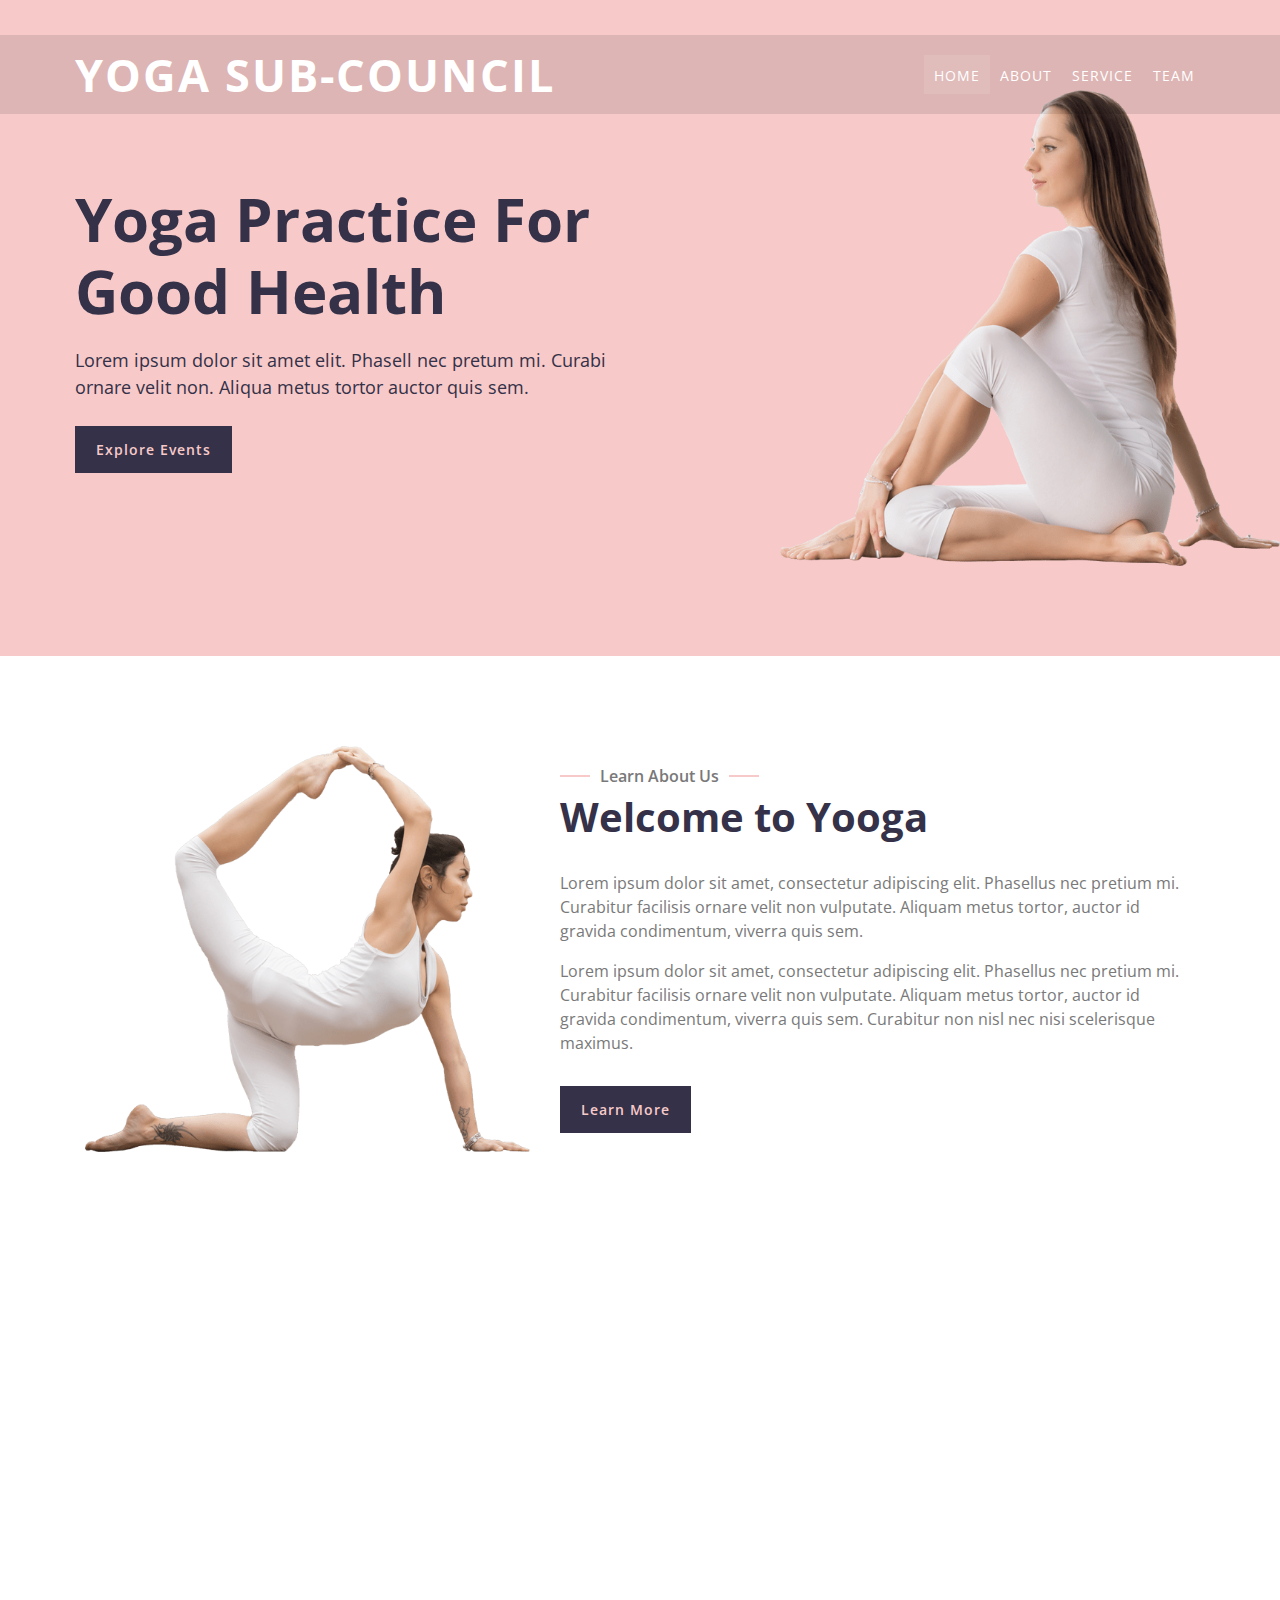
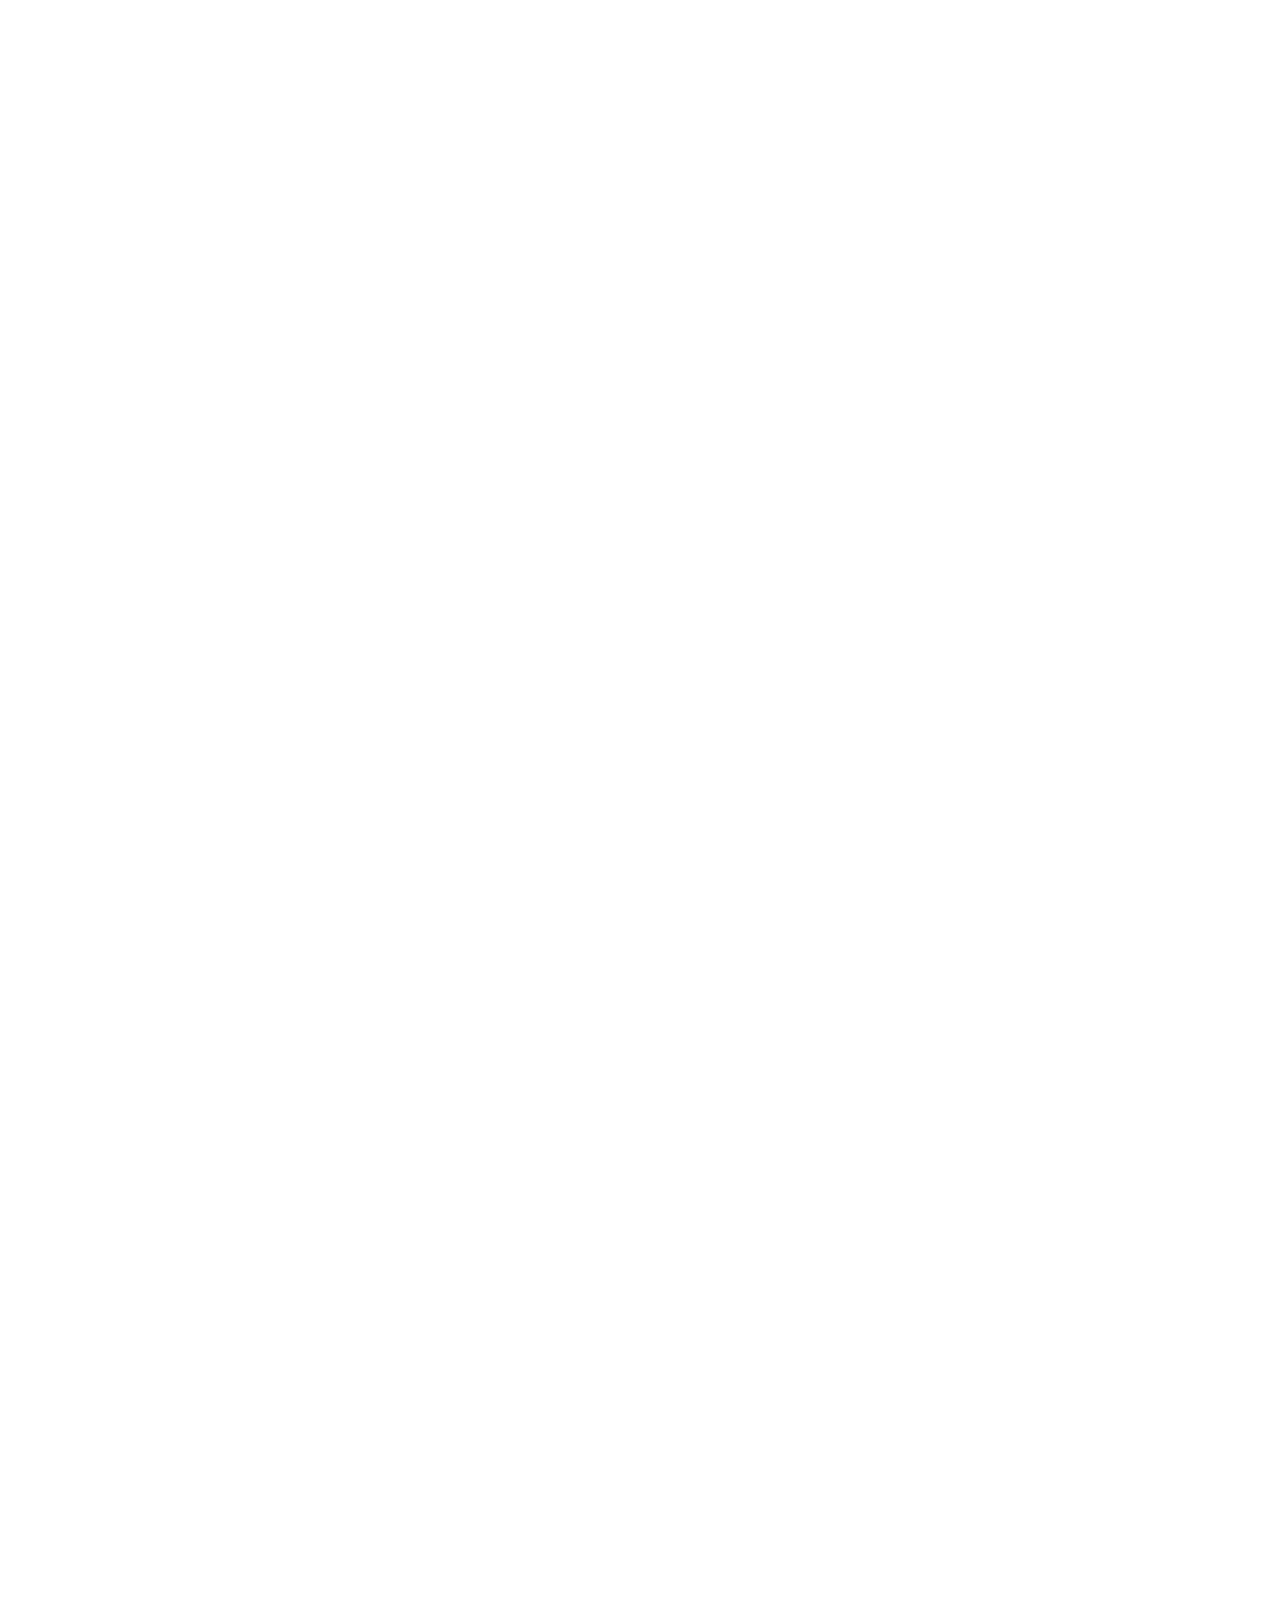
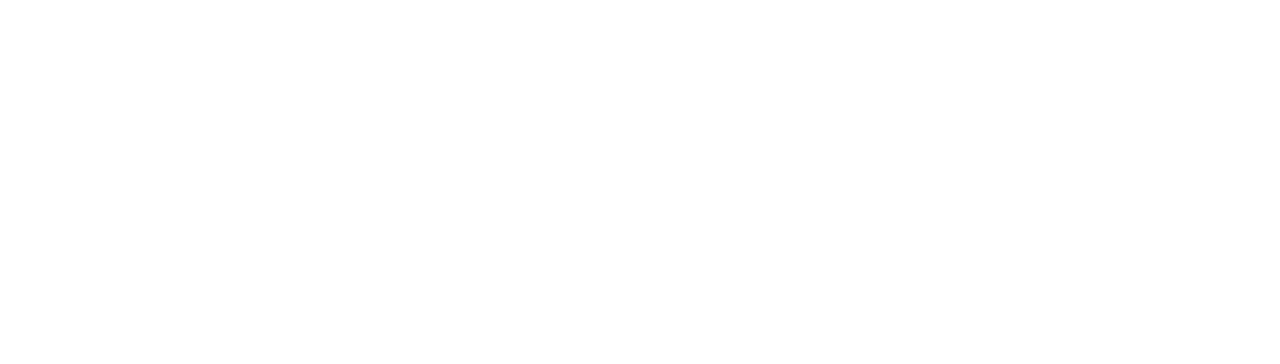
<file: index.html>
<!DOCTYPE html>
<html lang="en">
    <head>
        <meta charset="utf-8">
        <title>Yoga Sub-Council</title>
        <meta content="width=device-width, initial-scale=1.0" name="viewport">

        <!-- Favicon -->
        <link href="img/favicon.ico" rel="icon">

        <!-- Google Font -->
        <link href="https://fonts.googleapis.com/css2?family=Open+Sans:wght@300;400;600;700;800&display=swap" rel="stylesheet">

        <!-- CSS Libraries -->
        <link href="https://stackpath.bootstrapcdn.com/bootstrap/4.4.1/css/bootstrap.min.css" rel="stylesheet">
        <link href="https://cdnjs.cloudflare.com/ajax/libs/font-awesome/5.10.0/css/all.min.css" rel="stylesheet">
        <link href="lib/animate/animate.min.css" rel="stylesheet">
        <link href="lib/flaticon/font/flaticon.css" rel="stylesheet"> 
        <link href="lib/owlcarousel/assets/owl.carousel.min.css" rel="stylesheet">
        <link href="lib/lightbox/css/lightbox.min.css" rel="stylesheet">

        <!-- Template Stylesheet -->
        <link href="css/style.css" rel="stylesheet">
    </head>

    <body>
        <!-- Nav Bar Start -->
        <div class="navbar navbar-expand-lg bg-dark navbar-dark">
            <div class="container-fluid">
                <a href="index.html" class="navbar-brand">Yoga Sub-Council</a>
                <button type="button" class="navbar-toggler" data-toggle="collapse" data-target="#navbarCollapse">
                    <span class="navbar-toggler-icon"></span>
                </button>

                <div class="collapse navbar-collapse justify-content-between" id="navbarCollapse">
                    <div class="navbar-nav ml-auto">
                        <a href="index.html" class="nav-item nav-link active">Home</a>
                        <a href="about.html" class="nav-item nav-link">About</a>
                        <a href="service.html" class="nav-item nav-link">Service</a>
                        <a href="team.html" class="nav-item nav-link">Team</a>
                    </div>
                </div>
            </div>
        </div>
        <!-- Nav Bar End -->


        <!-- Hero Start -->
        <div class="hero">
            <div class="container-fluid">
                <div class="row align-items-center">
                    <div class="col-sm-12 col-md-6">
                        <div class="hero-text">
                            <h1>Yoga Practice For Good Health</h1>
                            <p>
                                Lorem ipsum dolor sit amet elit. Phasell nec pretum mi. Curabi ornare velit non. Aliqua metus tortor auctor quis sem.
                            </p>
                            <div class="hero-btn">
                                <a class="btn" href="">Explore Events</a>
                            </div>
                        </div>
                    </div>
                    <div class="col-sm-12 col-md-6">
                        <div class="hero-image">
                            <img src="img/hero.png" alt="Hero Image">
                        </div>
                    </div>
                </div>
            </div>
        </div>
        <!-- Hero End -->


        <!-- About Start -->
        <div class="about wow fadeInUp" data-wow-delay="0.1s">
            <div class="container">
                <div class="row align-items-center">
                    <div class="col-lg-5 col-md-6">
                        <div class="about-img">
                            <img src="img/about.png" alt="Image">
                        </div>
                    </div>
                    <div class="col-lg-7 col-md-6">
                        <div class="section-header text-left">
                            <p>Learn About Us</p>
                            <h2>Welcome to Yooga</h2>
                        </div>
                        <div class="about-text">
                            <p>
                                Lorem ipsum dolor sit amet, consectetur adipiscing elit. Phasellus nec pretium mi. Curabitur facilisis ornare velit non vulputate. Aliquam metus tortor, auctor id gravida condimentum, viverra quis sem.
                            </p>
                            <p>
                                Lorem ipsum dolor sit amet, consectetur adipiscing elit. Phasellus nec pretium mi. Curabitur facilisis ornare velit non vulputate. Aliquam metus tortor, auctor id gravida condimentum, viverra quis sem. Curabitur non nisl nec nisi scelerisque maximus.
                            </p>
                            <a class="btn" href="">Learn More</a>
                        </div>
                    </div>
                </div>
            </div>
        </div>
        <!-- About End -->


        <!-- Service Start -->
        <div class="service">
            <div class="container">
                <div class="section-header text-center wow zoomIn" data-wow-delay="0.1s">
                    <p>What we do</p>
                    <h2>Yoga For Health</h2>
                </div>
                <div class="row">
                    <div class="col-lg-4 col-md-6 wow fadeInUp" data-wow-delay="0.0s">
                        <div class="service-item">
                            <div class="service-icon">
                                <i class="flaticon-workout"></i>
                            </div>
                            <h3>Heal emotions</h3>
                            <p>
                                Lorem ipsum dolor sit amet elit. Phasellus nec pretium mi. Curabitur facilisis ornare velit non
                            </p>
                        </div>
                    </div>
                    <div class="col-lg-4 col-md-6 wow fadeInUp" data-wow-delay="0.2s">
                        <div class="service-item active">
                            <div class="service-icon">
                                <i class="flaticon-workout-1"></i>
                            </div>
                            <h3>Body Refreshes</h3>
                            <p>
                                Lorem ipsum dolor sit amet elit. Phasellus nec pretium mi. Curabitur facilisis ornare velit non
                            </p>
                        </div>
                    </div>
                    <div class="col-lg-4 col-md-6 wow fadeInUp" data-wow-delay="0.4s">
                        <div class="service-item">
                            <div class="service-icon">
                                <i class="flaticon-workout-2"></i>
                            </div>
                            <h3>Mind & Serenity</h3>
                            <p>
                                Lorem ipsum dolor sit amet elit. Phasellus nec pretium mi. Curabitur facilisis ornare velit non
                            </p>
                        </div>
                    </div>
                    <div class="col-lg-4 col-md-6 wow fadeInUp" data-wow-delay="0.6s">
                        <div class="service-item">
                            <div class="service-icon">
                                <i class="flaticon-workout-3"></i>
                            </div>
                            <h3>Enjoy Your life</h3>
                            <p>
                                Lorem ipsum dolor sit amet elit. Phasellus nec pretium mi. Curabitur facilisis ornare velit non
                            </p>
                        </div>
                    </div>
                    <div class="col-lg-4 col-md-6 wow fadeInUp" data-wow-delay="0.8s">
                        <div class="service-item">
                            <div class="service-icon">
                                <i class="flaticon-workout-4"></i>
                            </div>
                            <h3>Body & Spirituality</h3>
                            <p>
                                Lorem ipsum dolor sit amet elit. Phasellus nec pretium mi. Curabitur facilisis ornare velit non
                            </p>
                        </div>
                    </div>
                    <div class="col-lg-4 col-md-6 wow fadeInUp" data-wow-delay="1s">
                        <div class="service-item">
                            <div class="service-icon">
                                <i class="flaticon-yoga-pose"></i>
                            </div>
                            <h3>Body & Mind</h3>
                            <p>
                                Lorem ipsum dolor sit amet elit. Phasellus nec pretium mi. Curabitur facilisis ornare velit non
                            </p>
                        </div>
                    </div>
                </div>
            </div>
        </div>
        <!-- Service End -->
        <!-- Discount Start -->
        <div class="discount wow zoomIn" data-wow-delay="0.1s">
            <div class="container">
                <div class="section-header text-center">
                    <p>Awesome Discount</p>
                    <h2>Get <span>30%</span> Discount for all Classes</h2>
                </div>
                <div class="container discount-text">
                    <p>
                        Lorem ipsum dolor sit amet, consectetur adipiscing elit. Phasellus nec pretium mi. Curabitur facilisis ornare velit non vulputate. Aliquam metus tortor, auctor id gravida condimentum, viverra quis sem. Curabitur non nisl nec nisi scelerisque maximus. 
                    </p>
                    <a class="btn">Join Now</a>
                </div>
            </div>
        </div>
        <!-- Discount End -->
        
        <!-- Team Start -->
        <div class="team">
            <div class="container">
                <div class="section-header text-center wow zoomIn" data-wow-delay="0.1s">
                    <p>Yoga Trainer</p>
                    <h2>Expert Yoga Trainer</h2>
                </div>
                <div class="row">
                    <div class="col-lg-3 col-md-6 wow fadeInUp" data-wow-delay="0.0s">
                        <div class="team-item">
                            <div class="team-img">
                                <img src="img/team-1.jpg" alt="Image">
                                <div class="team-social">
                                    <a href=""><i class="fab fa-twitter"></i></a>
                                    <a href=""><i class="fab fa-facebook-f"></i></a>
                                    <a href=""><i class="fab fa-linkedin-in"></i></a>
                                    <a href=""><i class="fab fa-instagram"></i></a>
                                </div>
                            </div>
                            <div class="team-text">
                                <h2>Millie Harper</h2>
                                <p>Yoga Teacher</p>
                            </div>
                        </div>
                    </div>
                    <div class="col-lg-3 col-md-6 wow fadeInUp" data-wow-delay="0.2s">
                        <div class="team-item">
                            <div class="team-img">
                                <img src="img/team-2.jpg" alt="Image">
                                <div class="team-social">
                                    <a href=""><i class="fab fa-twitter"></i></a>
                                    <a href=""><i class="fab fa-facebook-f"></i></a>
                                    <a href=""><i class="fab fa-linkedin-in"></i></a>
                                    <a href=""><i class="fab fa-instagram"></i></a>
                                </div>
                            </div>
                            <div class="team-text">
                                <h2>Lilly Fry</h2>
                                <p>Yoga Teacher</p>
                            </div>
                        </div>
                    </div>
                    <div class="col-lg-3 col-md-6 wow fadeInUp" data-wow-delay="0.4s">
                        <div class="team-item">
                            <div class="team-img">
                                <img src="img/team-3.jpg" alt="Image">
                                <div class="team-social">
                                    <a href=""><i class="fab fa-twitter"></i></a>
                                    <a href=""><i class="fab fa-facebook-f"></i></a>
                                    <a href=""><i class="fab fa-linkedin-in"></i></a>
                                    <a href=""><i class="fab fa-instagram"></i></a>
                                </div>
                            </div>
                            <div class="team-text">
                                <h2>Elise Moran</h2>
                                <p>Yoga Teacher</p>
                            </div>
                        </div>
                    </div>
                    <div class="col-lg-3 col-md-6 wow fadeInUp" data-wow-delay="0.6s">
                        <div class="team-item">
                            <div class="team-img">
                                <img src="img/team-4.jpg" alt="Image">
                                <div class="team-social">
                                    <a href=""><i class="fab fa-twitter"></i></a>
                                    <a href=""><i class="fab fa-facebook-f"></i></a>
                                    <a href=""><i class="fab fa-linkedin-in"></i></a>
                                    <a href=""><i class="fab fa-instagram"></i></a>
                                </div>
                            </div>
                            <div class="team-text">
                                <h2>Kate Glover</h2>
                                <p>Yoga Teacher</p>
                            </div>
                        </div>
                    </div>
                </div>
            </div>
        </div>
        <!-- Team End -->
        <!-- Footer Start -->
        <div class="footer wow fadeIn" data-wow-delay="0.3s">
            <div class="container-fluid">
                <div class="container">
                    <div class="footer-info">
                        <a href="index.html" class="footer-logo">Yoga Sub-Council</a>
                        <div class="footer-social">
                            <a href=""><i class="fab fa-twitter"></i></a>
                            <a href=""><i class="fab fa-facebook-f"></i></a>
                            <a href=""><i class="fab fa-youtube"></i></a>
                            <a href=""><i class="fab fa-instagram"></i></a>
                            <a href=""><i class="fab fa-linkedin-in"></i></a>
                        </div>
                    </div>
                </div>
                <div class="container copyright">
                    <div class="row">
                        <div class="col-md-6">
                            <p>&copy; <a href="#">Yoga Sub-Council,HBTU,Kanpur</a>, All Right Reserved.</p>
                        </div>
                    </div>
                </div>
            </div>
        </div>
        <!-- Footer End -->

        <a href="#" class="back-to-top"><i class="fa fa-chevron-up"></i></a>

        <!-- JavaScript Libraries -->
        <script src="https://code.jquery.com/jquery-3.4.1.min.js"></script>
        <script src="https://stackpath.bootstrapcdn.com/bootstrap/4.4.1/js/bootstrap.bundle.min.js"></script>
        <script src="lib/easing/easing.min.js"></script>
        <script src="lib/wow/wow.min.js"></script>
        <script src="lib/owlcarousel/owl.carousel.min.js"></script>
        <script src="lib/isotope/isotope.pkgd.min.js"></script>
        <script src="lib/lightbox/js/lightbox.min.js"></script>
        
        <!-- Contact Javascript File -->
        <script src="mail/jqBootstrapValidation.min.js"></script>
        <script src="mail/contact.js"></script>

        <!-- Template Javascript -->
        <script src="js/main.js"></script>
    </body>
</html>
</file>
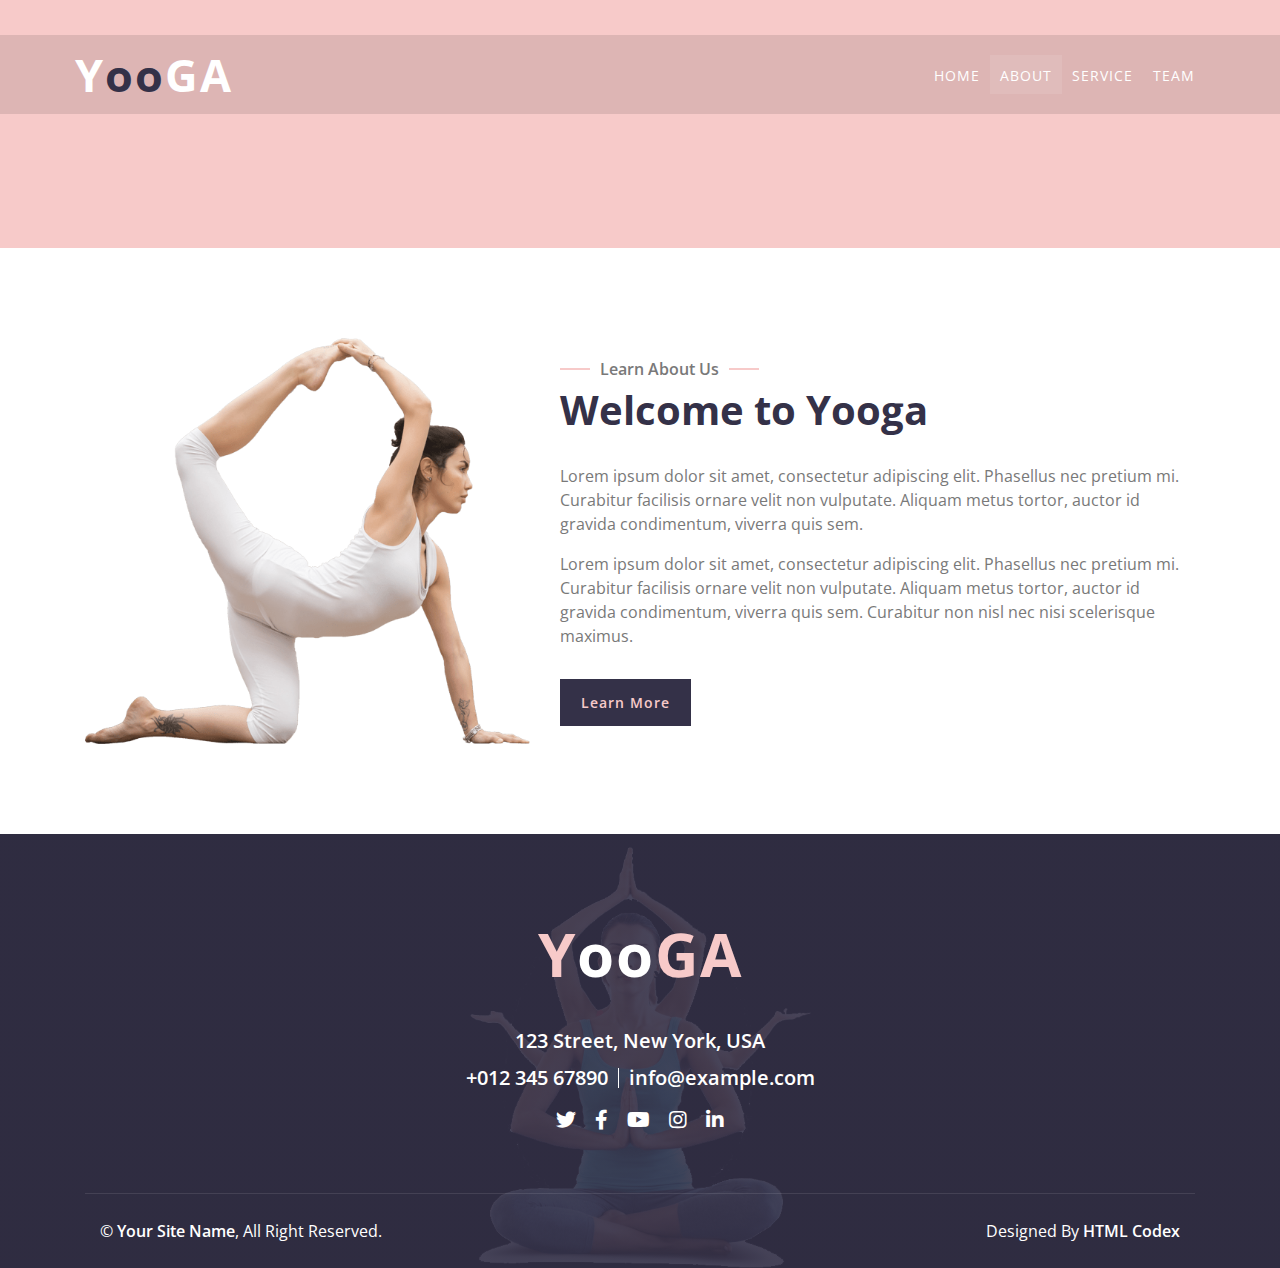
<file: about.html>
<!DOCTYPE html>
<html lang="en">
    <head>
        <meta charset="utf-8">
        <title>YOOGA - Free Yoga Website Template</title>
        <meta content="width=device-width, initial-scale=1.0" name="viewport">

        <!-- Favicon -->
        <link href="img/favicon.ico" rel="icon">

        <!-- Google Font -->
        <link href="https://fonts.googleapis.com/css2?family=Open+Sans:wght@300;400;600;700;800&display=swap" rel="stylesheet">

        <!-- CSS Libraries -->
        <link href="https://stackpath.bootstrapcdn.com/bootstrap/4.4.1/css/bootstrap.min.css" rel="stylesheet">
        <link href="https://cdnjs.cloudflare.com/ajax/libs/font-awesome/5.10.0/css/all.min.css" rel="stylesheet">
        <link href="lib/animate/animate.min.css" rel="stylesheet">
        <link href="lib/flaticon/font/flaticon.css" rel="stylesheet"> 
        <link href="lib/owlcarousel/assets/owl.carousel.min.css" rel="stylesheet">
        <link href="lib/lightbox/css/lightbox.min.css" rel="stylesheet">

        <!-- Template Stylesheet -->
        <link href="css/style.css" rel="stylesheet">
    </head>

    <body>
        
        <!-- Nav Bar Start -->
        <div class="navbar navbar-expand-lg bg-dark navbar-dark">
            <div class="container-fluid">
                <a href="index.html" class="navbar-brand">Y<span>oo</span>ga</a>
                <button type="button" class="navbar-toggler" data-toggle="collapse" data-target="#navbarCollapse">
                    <span class="navbar-toggler-icon"></span>
                </button>

                <div class="collapse navbar-collapse justify-content-between" id="navbarCollapse">
                    <div class="navbar-nav ml-auto">
                        <a href="index.html" class="nav-item nav-link">Home</a>
                        <a href="about.html" class="nav-item nav-link active">About</a>
                        <a href="service.html" class="nav-item nav-link">Service</a>
                        <a href="team.html" class="nav-item nav-link">Team</a>
                    </div>
                </div>
            </div>
        </div>
        <!-- Nav Bar End -->


        <!-- Page Header Start -->
        <div class="page-header">
            <div class="container">
                <div class="row">
                    <div class="col-12">
                        <h2></h2>
                    </div>
                </div>
            </div>
        </div>
        <!-- Page Header End -->


        <!-- About Start -->
        <div class="about wow fadeInUp" data-wow-delay="0.1s">
            <div class="container">
                <div class="row align-items-center">
                    <div class="col-lg-5 col-md-6">
                        <div class="about-img">
                            <img src="img/about.png" alt="Image">
                        </div>
                    </div>
                    <div class="col-lg-7 col-md-6">
                        <div class="section-header text-left">
                            <p>Learn About Us</p>
                            <h2>Welcome to Yooga</h2>
                        </div>
                        <div class="about-text">
                            <p>
                                Lorem ipsum dolor sit amet, consectetur adipiscing elit. Phasellus nec pretium mi. Curabitur facilisis ornare velit non vulputate. Aliquam metus tortor, auctor id gravida condimentum, viverra quis sem.
                            </p>
                            <p>
                                Lorem ipsum dolor sit amet, consectetur adipiscing elit. Phasellus nec pretium mi. Curabitur facilisis ornare velit non vulputate. Aliquam metus tortor, auctor id gravida condimentum, viverra quis sem. Curabitur non nisl nec nisi scelerisque maximus.
                            </p>
                            <a class="btn" href="">Learn More</a>
                        </div>
                    </div>
                </div>
            </div>
        </div>
        <!-- About End -->
        <!-- Footer Start -->
        <div class="footer wow fadeIn" data-wow-delay="0.3s">
            <div class="container-fluid">
                <div class="container">
                    <div class="footer-info">
                        <a href="index.html" class="footer-logo">Y<span>oo</span>ga</a>
                        <h3>123 Street, New York, USA</h3>
                        <div class="footer-menu">
                            <p>+012 345 67890</p>
                            <p>info@example.com</p>
                        </div>
                        <div class="footer-social">
                            <a href=""><i class="fab fa-twitter"></i></a>
                            <a href=""><i class="fab fa-facebook-f"></i></a>
                            <a href=""><i class="fab fa-youtube"></i></a>
                            <a href=""><i class="fab fa-instagram"></i></a>
                            <a href=""><i class="fab fa-linkedin-in"></i></a>
                        </div>
                    </div>
                </div>
                <div class="container copyright">
                    <div class="row">
                        <div class="col-md-6">
                            <p>&copy; <a href="#">Your Site Name</a>, All Right Reserved.</p>
                        </div>
                        <div class="col-md-6">
							<!--/*** This template is free as long as you keep the footer author’s credit link/attribution link/backlink. If you'd like to use the template without the footer author’s credit link/attribution link/backlink, you can purchase the Credit Removal License from "https://htmlcodex.com/credit-removal". Thank you for your support. ***/-->
                            <p>Designed By <a href="https://htmlcodex.com">HTML Codex</a></p>
                        </div>
                    </div>
                </div>
            </div>
        </div>
        <!-- Footer End -->

        <a href="#" class="back-to-top"><i class="fa fa-chevron-up"></i></a>

        <!-- JavaScript Libraries -->
        <script src="https://code.jquery.com/jquery-3.4.1.min.js"></script>
        <script src="https://stackpath.bootstrapcdn.com/bootstrap/4.4.1/js/bootstrap.bundle.min.js"></script>
        <script src="lib/easing/easing.min.js"></script>
        <script src="lib/wow/wow.min.js"></script>
        <script src="lib/owlcarousel/owl.carousel.min.js"></script>
        <script src="lib/isotope/isotope.pkgd.min.js"></script>
        <script src="lib/lightbox/js/lightbox.min.js"></script>
        
        <!-- Contact Javascript File -->
        <script src="mail/jqBootstrapValidation.min.js"></script>
        <script src="mail/contact.js"></script>

        <!-- Template Javascript -->
        <script src="js/main.js"></script>
    </body>
</html>
</file>
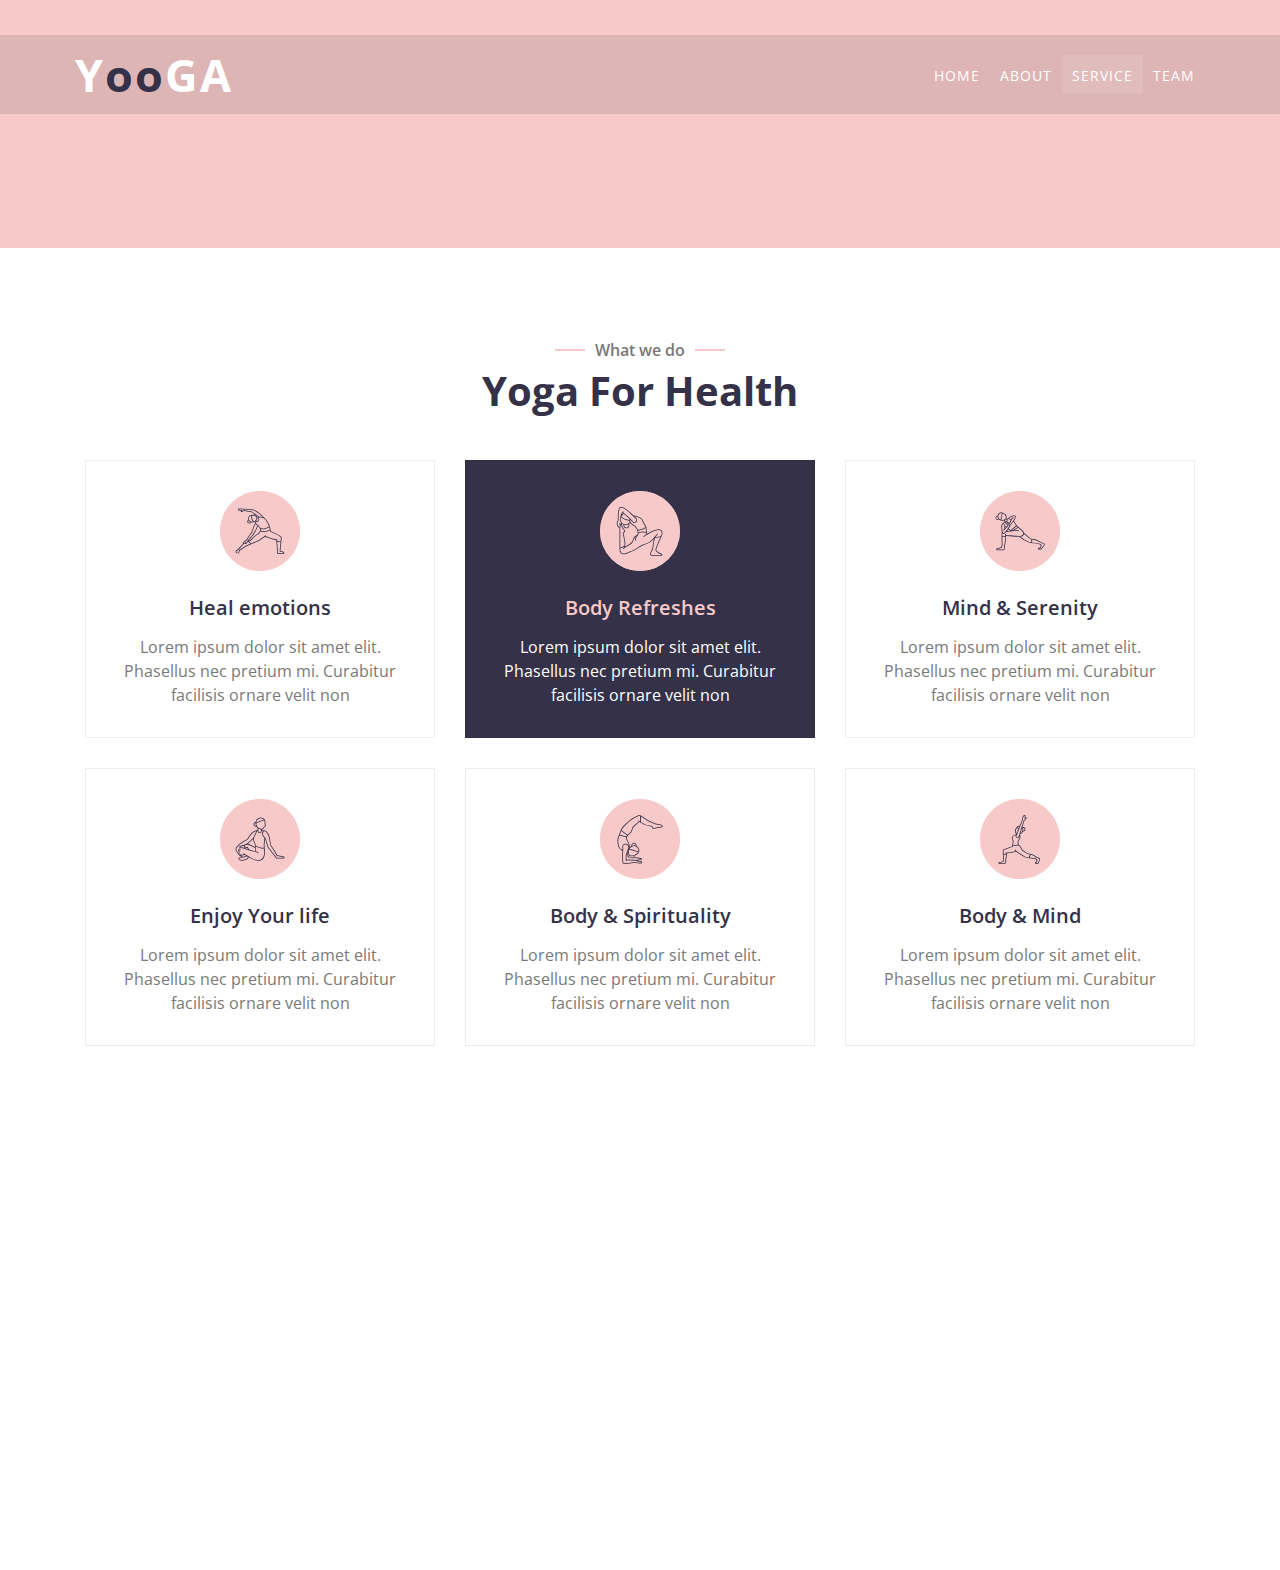
<file: service.html>
<!DOCTYPE html>
<html lang="en">
    <head>
        <meta charset="utf-8">
        <title>YOOGA - Free Yoga Website Template</title>
        <meta content="width=device-width, initial-scale=1.0" name="viewport">
        <meta content="Free Website Template" name="keywords">
        <meta content="Free Website Template" name="description">

        <!-- Favicon -->
        <link href="img/favicon.ico" rel="icon">

        <!-- Google Font -->
        <link href="https://fonts.googleapis.com/css2?family=Open+Sans:wght@300;400;600;700;800&display=swap" rel="stylesheet">

        <!-- CSS Libraries -->
        <link href="https://stackpath.bootstrapcdn.com/bootstrap/4.4.1/css/bootstrap.min.css" rel="stylesheet">
        <link href="https://cdnjs.cloudflare.com/ajax/libs/font-awesome/5.10.0/css/all.min.css" rel="stylesheet">
        <link href="lib/animate/animate.min.css" rel="stylesheet">
        <link href="lib/flaticon/font/flaticon.css" rel="stylesheet"> 
        <link href="lib/owlcarousel/assets/owl.carousel.min.css" rel="stylesheet">
        <link href="lib/lightbox/css/lightbox.min.css" rel="stylesheet">

        <!-- Template Stylesheet -->
        <link href="css/style.css" rel="stylesheet">
    </head>

    <body>

        <!-- Nav Bar Start -->
        <div class="navbar navbar-expand-lg bg-dark navbar-dark">
            <div class="container-fluid">
                <a href="index.html" class="navbar-brand">Y<span>oo</span>ga</a>
                <button type="button" class="navbar-toggler" data-toggle="collapse" data-target="#navbarCollapse">
                    <span class="navbar-toggler-icon"></span>
                </button>

                <div class="collapse navbar-collapse justify-content-between" id="navbarCollapse">
                    <div class="navbar-nav ml-auto">
                        <a href="index.html" class="nav-item nav-link">Home</a>
                        <a href="about.html" class="nav-item nav-link">About</a>
                        <a href="service.html" class="nav-item nav-link active">Service</a>
                        <a href="team.html" class="nav-item nav-link">Team</a>
                    </div>
                </div>
            </div>
        </div>
        <!-- Nav Bar End -->


        <!-- Page Header Start -->
        <div class="page-header">
            <div class="container">
                <div class="row">
                    <div class="col-12">
                        <h2></h2>
                    </div>
                </div>
            </div>
        </div>
        <!-- Page Header End -->


        <!-- Service Start -->
        <div class="service">
            <div class="container">
                <div class="section-header text-center wow zoomIn" data-wow-delay="0.1s">
                    <p>What we do</p>
                    <h2>Yoga For Health</h2>
                </div>
                <div class="row">
                    <div class="col-lg-4 col-md-6 wow fadeInUp" data-wow-delay="0.0s">
                        <div class="service-item">
                            <div class="service-icon">
                                <i class="flaticon-workout"></i>
                            </div>
                            <h3>Heal emotions</h3>
                            <p>
                                Lorem ipsum dolor sit amet elit. Phasellus nec pretium mi. Curabitur facilisis ornare velit non
                            </p>
                        </div>
                    </div>
                    <div class="col-lg-4 col-md-6 wow fadeInUp" data-wow-delay="0.2s">
                        <div class="service-item active">
                            <div class="service-icon">
                                <i class="flaticon-workout-1"></i>
                            </div>
                            <h3>Body Refreshes</h3>
                            <p>
                                Lorem ipsum dolor sit amet elit. Phasellus nec pretium mi. Curabitur facilisis ornare velit non
                            </p>
                        </div>
                    </div>
                    <div class="col-lg-4 col-md-6 wow fadeInUp" data-wow-delay="0.4s">
                        <div class="service-item">
                            <div class="service-icon">
                                <i class="flaticon-workout-2"></i>
                            </div>
                            <h3>Mind & Serenity</h3>
                            <p>
                                Lorem ipsum dolor sit amet elit. Phasellus nec pretium mi. Curabitur facilisis ornare velit non
                            </p>
                        </div>
                    </div>
                    <div class="col-lg-4 col-md-6 wow fadeInUp" data-wow-delay="0.6s">
                        <div class="service-item">
                            <div class="service-icon">
                                <i class="flaticon-workout-3"></i>
                            </div>
                            <h3>Enjoy Your life</h3>
                            <p>
                                Lorem ipsum dolor sit amet elit. Phasellus nec pretium mi. Curabitur facilisis ornare velit non
                            </p>
                        </div>
                    </div>
                    <div class="col-lg-4 col-md-6 wow fadeInUp" data-wow-delay="0.8s">
                        <div class="service-item">
                            <div class="service-icon">
                                <i class="flaticon-workout-4"></i>
                            </div>
                            <h3>Body & Spirituality</h3>
                            <p>
                                Lorem ipsum dolor sit amet elit. Phasellus nec pretium mi. Curabitur facilisis ornare velit non
                            </p>
                        </div>
                    </div>
                    <div class="col-lg-4 col-md-6 wow fadeInUp" data-wow-delay="1s">
                        <div class="service-item">
                            <div class="service-icon">
                                <i class="flaticon-yoga-pose"></i>
                            </div>
                            <h3>Body & Mind</h3>
                            <p>
                                Lorem ipsum dolor sit amet elit. Phasellus nec pretium mi. Curabitur facilisis ornare velit non
                            </p>
                        </div>
                    </div>
                </div>
            </div>
        </div>
        <!-- Service End -->


        <!-- Footer Start -->
        <div class="footer wow fadeIn" data-wow-delay="0.3s">
            <div class="container-fluid">
                <div class="container">
                    <div class="footer-info">
                        <a href="index.html" class="footer-logo">Y<span>oo</span>ga</a>
                        <h3>123 Street, New York, USA</h3>
                        <div class="footer-menu">
                            <p>+012 345 67890</p>
                            <p>info@example.com</p>
                        </div>
                        <div class="footer-social">
                            <a href=""><i class="fab fa-twitter"></i></a>
                            <a href=""><i class="fab fa-facebook-f"></i></a>
                            <a href=""><i class="fab fa-youtube"></i></a>
                            <a href=""><i class="fab fa-instagram"></i></a>
                            <a href=""><i class="fab fa-linkedin-in"></i></a>
                        </div>
                    </div>
                </div>
                <div class="container copyright">
                    <div class="row">
                        <div class="col-md-6">
                            <p>&copy; <a href="#">Your Site Name</a>, All Right Reserved.</p>
                        </div>
                    </div>
                </div>
            </div>
        </div>
        <!-- Footer End -->

        <a href="#" class="back-to-top"><i class="fa fa-chevron-up"></i></a>

        <!-- JavaScript Libraries -->
        <script src="https://code.jquery.com/jquery-3.4.1.min.js"></script>
        <script src="https://stackpath.bootstrapcdn.com/bootstrap/4.4.1/js/bootstrap.bundle.min.js"></script>
        <script src="lib/easing/easing.min.js"></script>
        <script src="lib/wow/wow.min.js"></script>
        <script src="lib/owlcarousel/owl.carousel.min.js"></script>
        <script src="lib/isotope/isotope.pkgd.min.js"></script>
        <script src="lib/lightbox/js/lightbox.min.js"></script>
        
        <!-- Contact Javascript File -->
        <script src="mail/jqBootstrapValidation.min.js"></script>
        <script src="mail/contact.js"></script>

        <!-- Template Javascript -->
        <script src="js/main.js"></script>
    </body>
</html>
</file>
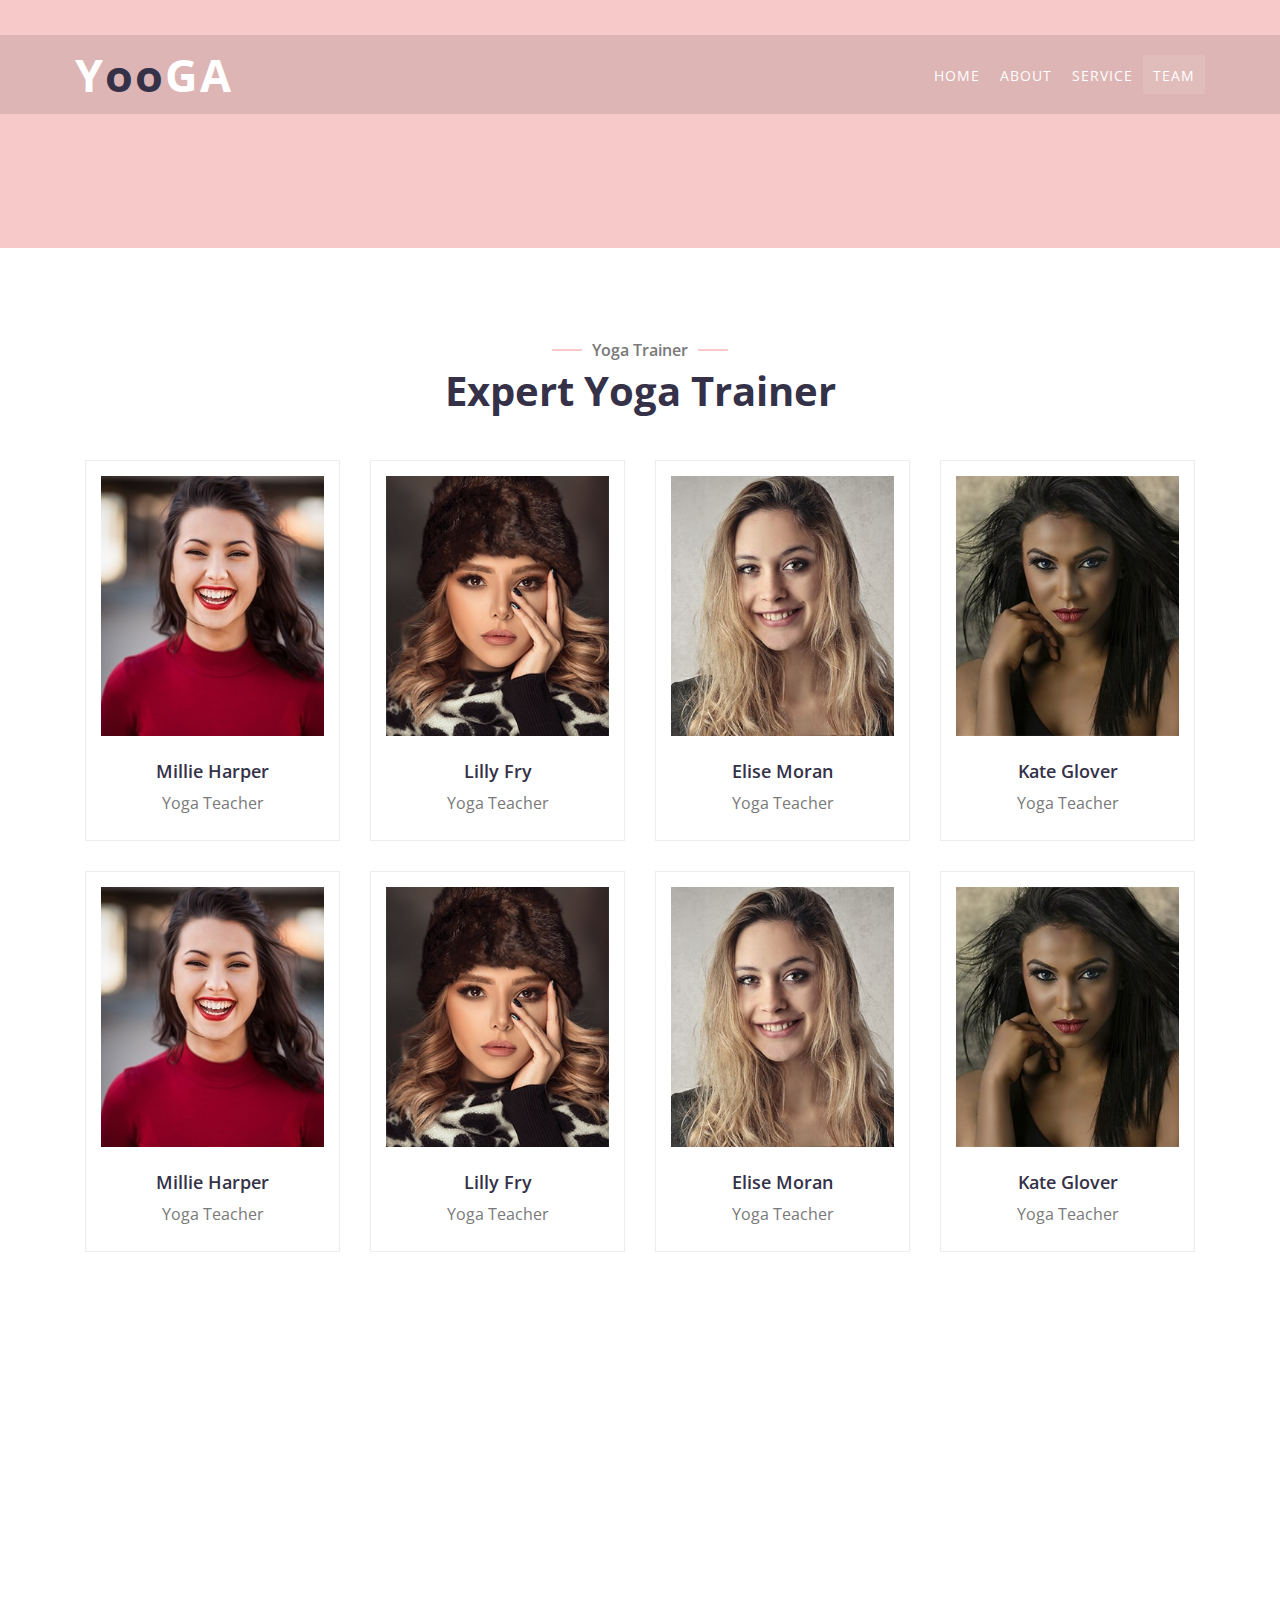
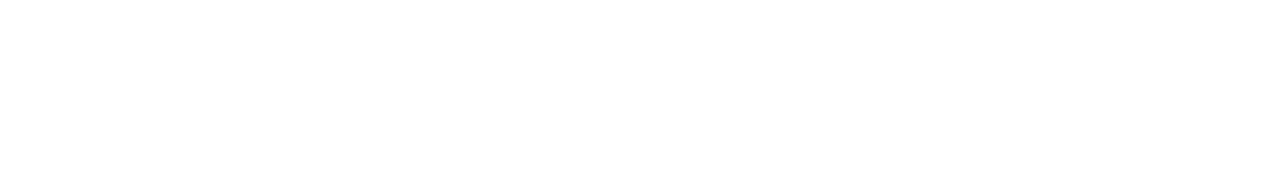
<file: team.html>
<!DOCTYPE html>
<html lang="en">
    <head>
        <meta charset="utf-8">
        <title>YOOGA - Free Yoga Website Template</title>
        <meta content="width=device-width, initial-scale=1.0" name="viewport">
        <meta content="Free Website Template" name="keywords">
        <meta content="Free Website Template" name="description">

        <!-- Favicon -->
        <link href="img/favicon.ico" rel="icon">

        <!-- Google Font -->
        <link href="https://fonts.googleapis.com/css2?family=Open+Sans:wght@300;400;600;700;800&display=swap" rel="stylesheet">

        <!-- CSS Libraries -->
        <link href="https://stackpath.bootstrapcdn.com/bootstrap/4.4.1/css/bootstrap.min.css" rel="stylesheet">
        <link href="https://cdnjs.cloudflare.com/ajax/libs/font-awesome/5.10.0/css/all.min.css" rel="stylesheet">
        <link href="lib/animate/animate.min.css" rel="stylesheet">
        <link href="lib/flaticon/font/flaticon.css" rel="stylesheet"> 
        <link href="lib/owlcarousel/assets/owl.carousel.min.css" rel="stylesheet">
        <link href="lib/lightbox/css/lightbox.min.css" rel="stylesheet">

        <!-- Template Stylesheet -->
        <link href="css/style.css" rel="stylesheet">
    </head>

    <body>

        <!-- Nav Bar Start -->
        <div class="navbar navbar-expand-lg bg-dark navbar-dark">
            <div class="container-fluid">
                <a href="index.html" class="navbar-brand">Y<span>oo</span>ga</a>
                <button type="button" class="navbar-toggler" data-toggle="collapse" data-target="#navbarCollapse">
                    <span class="navbar-toggler-icon"></span>
                </button>

                <div class="collapse navbar-collapse justify-content-between" id="navbarCollapse">
                    <div class="navbar-nav ml-auto">
                        <a href="index.html" class="nav-item nav-link">Home</a>
                        <a href="about.html" class="nav-item nav-link">About</a>
                        <a href="service.html" class="nav-item nav-link">Service</a>
                        <a href="team.html" class="nav-item nav-link active">Team</a>
                    </div>
                </div>
            </div>
        </div>
        <!-- Nav Bar End -->


        <!-- Page Header Start -->
        <div class="page-header">
            <div class="container">
                <div class="row">
                    <div class="col-12">
                        <h2></h2>
                    </div>
                </div>
            </div>
        </div>
        <!-- Page Header End -->


        <!-- Team Start -->
        <div class="team">
            <div class="container">
                <div class="section-header text-center wow zoomIn" data-wow-delay="0.1s">
                    <p>Yoga Trainer</p>
                    <h2>Expert Yoga Trainer</h2>
                </div>
                <div class="row">
                    <div class="col-lg-3 col-md-6 wow fadeInUp" data-wow-delay="0.0s">
                        <div class="team-item">
                            <div class="team-img">
                                <img src="img/team-1.jpg" alt="Image">
                                <div class="team-social">
                                    <a href=""><i class="fab fa-twitter"></i></a>
                                    <a href=""><i class="fab fa-facebook-f"></i></a>
                                    <a href=""><i class="fab fa-linkedin-in"></i></a>
                                    <a href=""><i class="fab fa-instagram"></i></a>
                                </div>
                            </div>
                            <div class="team-text">
                                <h2>Millie Harper</h2>
                                <p>Yoga Teacher</p>
                            </div>
                        </div>
                    </div>
                    <div class="col-lg-3 col-md-6 wow fadeInUp" data-wow-delay="0.2s">
                        <div class="team-item">
                            <div class="team-img">
                                <img src="img/team-2.jpg" alt="Image">
                                <div class="team-social">
                                    <a href=""><i class="fab fa-twitter"></i></a>
                                    <a href=""><i class="fab fa-facebook-f"></i></a>
                                    <a href=""><i class="fab fa-linkedin-in"></i></a>
                                    <a href=""><i class="fab fa-instagram"></i></a>
                                </div>
                            </div>
                            <div class="team-text">
                                <h2>Lilly Fry</h2>
                                <p>Yoga Teacher</p>
                            </div>
                        </div>
                    </div>
                    <div class="col-lg-3 col-md-6 wow fadeInUp" data-wow-delay="0.4s">
                        <div class="team-item">
                            <div class="team-img">
                                <img src="img/team-3.jpg" alt="Image">
                                <div class="team-social">
                                    <a href=""><i class="fab fa-twitter"></i></a>
                                    <a href=""><i class="fab fa-facebook-f"></i></a>
                                    <a href=""><i class="fab fa-linkedin-in"></i></a>
                                    <a href=""><i class="fab fa-instagram"></i></a>
                                </div>
                            </div>
                            <div class="team-text">
                                <h2>Elise Moran</h2>
                                <p>Yoga Teacher</p>
                            </div>
                        </div>
                    </div>
                    <div class="col-lg-3 col-md-6 wow fadeInUp" data-wow-delay="0.6s">
                        <div class="team-item">
                            <div class="team-img">
                                <img src="img/team-4.jpg" alt="Image">
                                <div class="team-social">
                                    <a href=""><i class="fab fa-twitter"></i></a>
                                    <a href=""><i class="fab fa-facebook-f"></i></a>
                                    <a href=""><i class="fab fa-linkedin-in"></i></a>
                                    <a href=""><i class="fab fa-instagram"></i></a>
                                </div>
                            </div>
                            <div class="team-text">
                                <h2>Kate Glover</h2>
                                <p>Yoga Teacher</p>
                            </div>
                        </div>
                    </div>
                    <div class="col-lg-3 col-md-6 wow fadeInUp" data-wow-delay="0.8s">
                        <div class="team-item">
                            <div class="team-img">
                                <img src="img/team-1.jpg" alt="Image">
                                <div class="team-social">
                                    <a href=""><i class="fab fa-twitter"></i></a>
                                    <a href=""><i class="fab fa-facebook-f"></i></a>
                                    <a href=""><i class="fab fa-linkedin-in"></i></a>
                                    <a href=""><i class="fab fa-instagram"></i></a>
                                </div>
                            </div>
                            <div class="team-text">
                                <h2>Millie Harper</h2>
                                <p>Yoga Teacher</p>
                            </div>
                        </div>
                    </div>
                    <div class="col-lg-3 col-md-6 wow fadeInUp" data-wow-delay="1s">
                        <div class="team-item">
                            <div class="team-img">
                                <img src="img/team-2.jpg" alt="Image">
                                <div class="team-social">
                                    <a href=""><i class="fab fa-twitter"></i></a>
                                    <a href=""><i class="fab fa-facebook-f"></i></a>
                                    <a href=""><i class="fab fa-linkedin-in"></i></a>
                                    <a href=""><i class="fab fa-instagram"></i></a>
                                </div>
                            </div>
                            <div class="team-text">
                                <h2>Lilly Fry</h2>
                                <p>Yoga Teacher</p>
                            </div>
                        </div>
                    </div>
                    <div class="col-lg-3 col-md-6 wow fadeInUp" data-wow-delay="1.2s">
                        <div class="team-item">
                            <div class="team-img">
                                <img src="img/team-3.jpg" alt="Image">
                                <div class="team-social">
                                    <a href=""><i class="fab fa-twitter"></i></a>
                                    <a href=""><i class="fab fa-facebook-f"></i></a>
                                    <a href=""><i class="fab fa-linkedin-in"></i></a>
                                    <a href=""><i class="fab fa-instagram"></i></a>
                                </div>
                            </div>
                            <div class="team-text">
                                <h2>Elise Moran</h2>
                                <p>Yoga Teacher</p>
                            </div>
                        </div>
                    </div>
                    <div class="col-lg-3 col-md-6 wow fadeInUp" data-wow-delay="1.4s">
                        <div class="team-item">
                            <div class="team-img">
                                <img src="img/team-4.jpg" alt="Image">
                                <div class="team-social">
                                    <a href=""><i class="fab fa-twitter"></i></a>
                                    <a href=""><i class="fab fa-facebook-f"></i></a>
                                    <a href=""><i class="fab fa-linkedin-in"></i></a>
                                    <a href=""><i class="fab fa-instagram"></i></a>
                                </div>
                            </div>
                            <div class="team-text">
                                <h2>Kate Glover</h2>
                                <p>Yoga Teacher</p>
                            </div>
                        </div>
                    </div>
                </div>
            </div>
        </div>
        <!-- Team End -->


        <!-- Footer Start -->
        <div class="footer wow fadeIn" data-wow-delay="0.3s">
            <div class="container-fluid">
                <div class="container">
                    <div class="footer-info">
                        <a href="index.html" class="footer-logo">Y<span>oo</span>ga</a>
                        <h3>123 Street, New York, USA</h3>
                        <div class="footer-menu">
                            <p>+012 345 67890</p>
                            <p>info@example.com</p>
                        </div>
                        <div class="footer-social">
                            <a href=""><i class="fab fa-twitter"></i></a>
                            <a href=""><i class="fab fa-facebook-f"></i></a>
                            <a href=""><i class="fab fa-youtube"></i></a>
                            <a href=""><i class="fab fa-instagram"></i></a>
                            <a href=""><i class="fab fa-linkedin-in"></i></a>
                        </div>
                    </div>
                </div>
                <div class="container copyright">
                    <div class="row">
                        <div class="col-md-6">
                            <p>&copy; <a href="#">Your Site Name</a>, All Right Reserved.</p>
                        </div>
                    </div>
                </div>
            </div>
        </div>
        <!-- Footer End -->

        <a href="#" class="back-to-top"><i class="fa fa-chevron-up"></i></a>

        <!-- JavaScript Libraries -->
        <script src="https://code.jquery.com/jquery-3.4.1.min.js"></script>
        <script src="https://stackpath.bootstrapcdn.com/bootstrap/4.4.1/js/bootstrap.bundle.min.js"></script>
        <script src="lib/easing/easing.min.js"></script>
        <script src="lib/wow/wow.min.js"></script>
        <script src="lib/owlcarousel/owl.carousel.min.js"></script>
        <script src="lib/isotope/isotope.pkgd.min.js"></script>
        <script src="lib/lightbox/js/lightbox.min.js"></script>
        
        <!-- Contact Javascript File -->
        <script src="mail/jqBootstrapValidation.min.js"></script>
        <script src="mail/contact.js"></script>

        <!-- Template Javascript -->
        <script src="js/main.js"></script>
    </body>
</html>
</file>
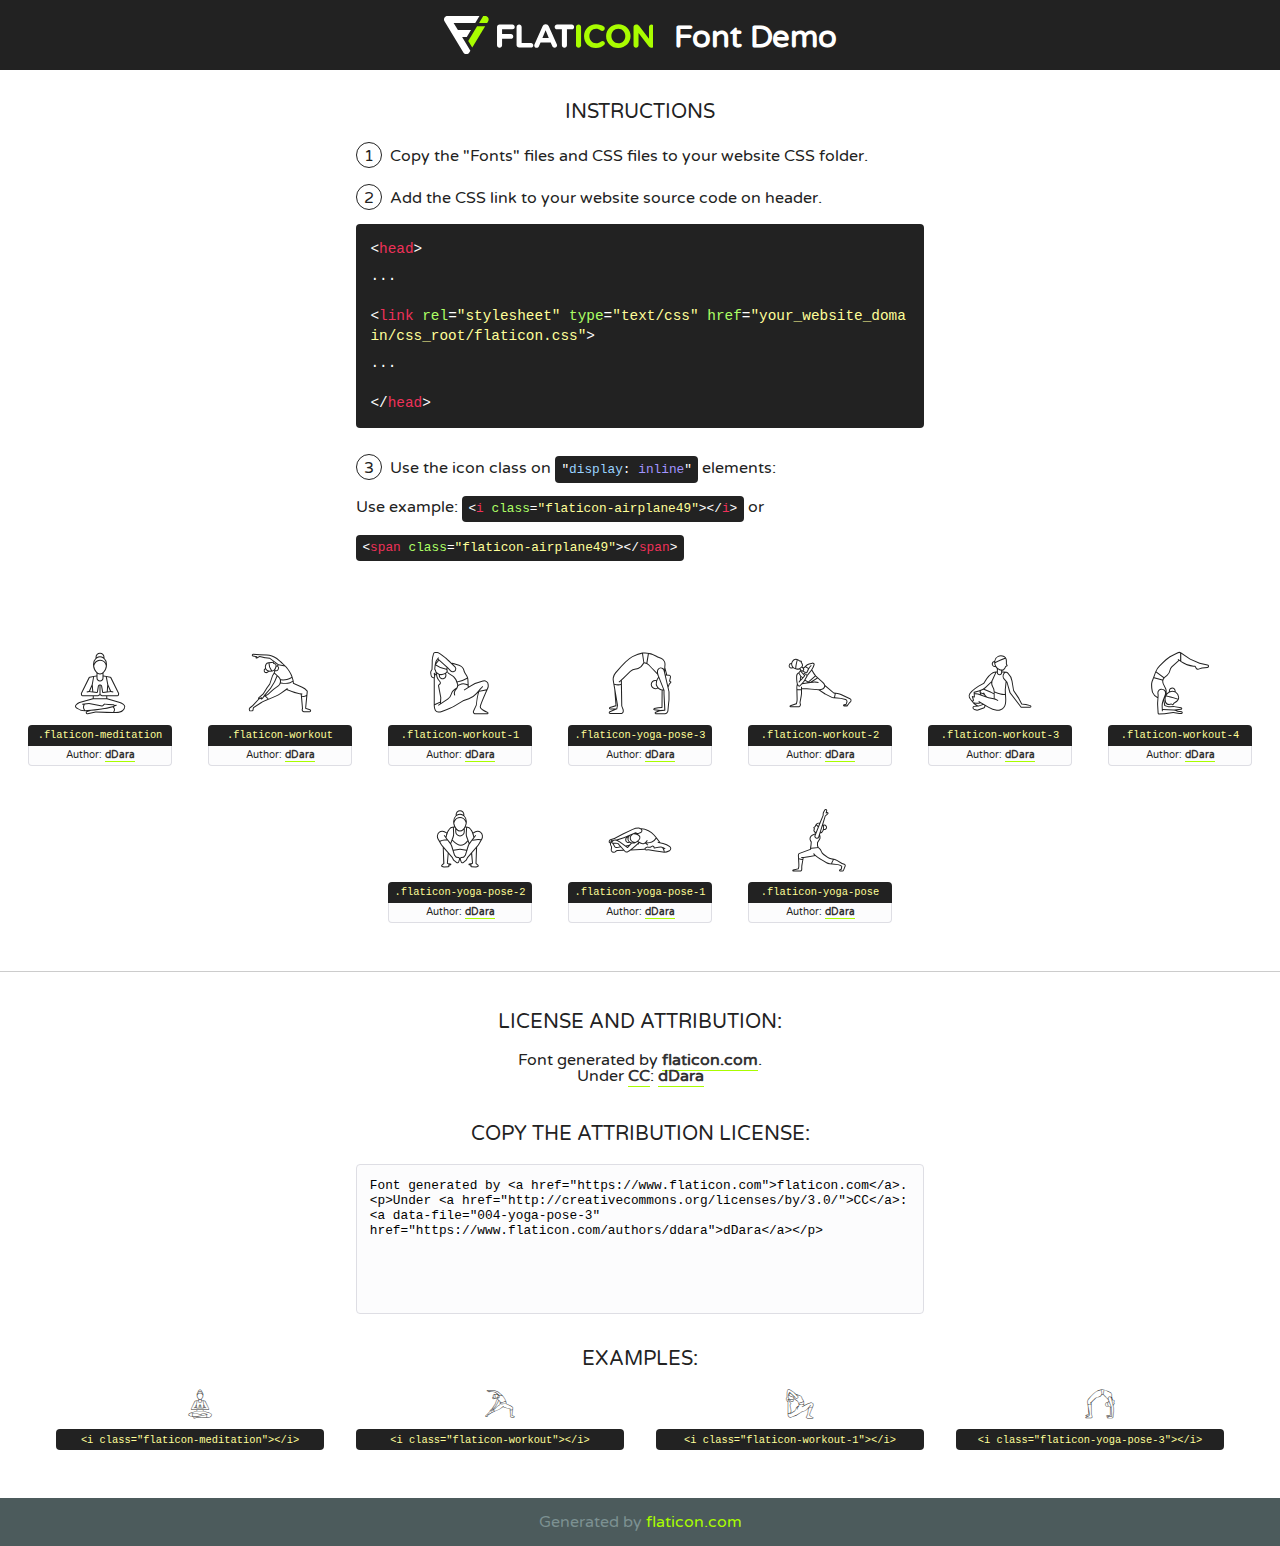
<file: lib/flaticon/font/flaticon.html>
<!DOCTYPE html>
<!--
  Flaticon icon font: Flaticon
  Creation date: 02/09/2020 06:16
-->
<html>
<!DOCTYPE html>
<html>

<head>
    <title>Flaticon WebFont</title>
    <link href="http://fonts.googleapis.com/css?family=Varela+Round" rel="stylesheet" type="text/css" />
    <link rel="stylesheet" type="text/css" href="flaticon.css">
    <meta charset="UTF-8">
    <style>
    html, body, div, span, applet, object, iframe,
    h1, h2, h3, h4, h5, h6, p, blockquote, pre,
    a, abbr, acronym, address, big, cite, code,
    del, dfn, em, img, ins, kbd, q, s, samp,
    small, strike, strong, sub, sup, tt, var,
    b, u, i, center,
    dl, dt, dd, ol, ul, li,
    fieldset, form, label, legend,
    table, caption, tbody, tfoot, thead, tr, th, td,
    article, aside, canvas, details, embed, 
    figure, figcaption, footer, header, hgroup, 
    menu, nav, output, ruby, section, summary,
    time, mark, audio, video {
        margin: 0;
        padding: 0;
        border: 0;
        font-size: 100%;
        font: inherit;
        vertical-align: baseline;
    }
    /* HTML5 display-role reset for older browsers */
    article, aside, details, figcaption, figure, 
    footer, header, hgroup, menu, nav, section {
        display: block;
    }
    body {
        line-height: 1;
    }
    ol, ul {
        list-style: none;
    }
    blockquote, q {
        quotes: none;
    }
    blockquote:before, blockquote:after,
    q:before, q:after {
        content: '';
        content: none;
    }
    table {
        border-collapse: collapse;
        border-spacing: 0;
    }
    body {
        font-family: 'Varela Round', Helvetica, Arial, sans-serif;
        font-size: 16px;
        color: #222;
    }
    a {
        color: #333;
        border-bottom: 1px solid #a9fd00;
        font-weight: bold;
        text-decoration: none;
    }
    * {
        -moz-box-sizing: border-box;
        -webkit-box-sizing: border-box;
        box-sizing: border-box;
        margin: 0;
        padding: 0;
    }
    [class^="flaticon-"]:before, [class*=" flaticon-"]:before, [class^="flaticon-"]:after, [class*=" flaticon-"]:after {
        font-family: Flaticon;
        font-size: 30px;
        font-style: normal;
        margin-left: 20px;
        color: #333;
    }
    .wrapper {
        max-width: 600px;
        margin: auto;
        padding: 0 1em;
    }
    .title {
        font-size: 1.25em;
        text-align: center;
        margin-bottom: 1em;
        text-transform: uppercase;
    }
    header {
        text-align: center;
        background-color: #222;
        color: #fff;
        padding: 1em;
    }
    header .logo {
        width: 210px;
        height: 38px;
        display: inline-block;
        vertical-align: middle;
        margin-right: 1em;
        border: none;
    }
    header strong {
        font-size: 1.95em;
        font-weight: bold;
        vertical-align: middle;
        margin-top: 5px;
        display: inline-block;
    }
    .demo {
        margin: 2em auto;
        line-height: 1.25em;
    }
    .demo ul li {
        margin-bottom: 1em;
    }
    .demo ul li .num {
        color: #222;
        border-radius: 20px;
        display: inline-block;
        width: 26px;
        padding: 3px;
        height: 26px;
        text-align: center;
        margin-right: 0.5em;
        border: 1px solid #222;
    }
    .demo ul li code {
        background-color: #222;
        border-radius: 4px;
        padding: 0.25em 0.5em;
        display: inline-block;
        color: #fff;
        font-family: Consolas,Monaco,Lucida Console,Liberation Mono,DejaVu Sans Mono,Bitstream Vera Sans Mono,Courier New, monospace;
        font-weight: lighter;
        margin-top: 1em;
        font-size: 0.8em;
        word-break: break-all;
    }
    .demo ul li code.big {
        padding: 1em;
        font-size: 0.9em;
    }
    .demo ul li code .red {
        color: #EF3159;
    }
    .demo ul li code .green {
        color: #ACFF65;
    }
    .demo ul li code .yellow {
        color: #FFFF99;
    }
    .demo ul li code .blue {
        color: #99D3FF;
    }
    .demo ul li code .purple {
        color: #A295FF;
    }
    .demo ul li code .dots {
        margin-top: 0.5em;
        display: block;
    }
    #glyphs {
        border-bottom: 1px solid #ccc;
        padding: 2em 0;
        text-align: center;
    }
    .glyph {
        display: inline-block;
        width: 9em;
        margin: 1em;
        text-align: center;
        vertical-align: top;
        background: #FFF;
    }
    .glyph .glyph-icon {
        padding: 10px;
        display: block;
        font-family:"Flaticon";
        font-size: 64px;
        line-height: 1;
    }
    .glyph .glyph-icon:before {
        font-size: 64px;
        color: #222;
        margin-left: 0;
    }
    .class-name {
        font-size: 0.65em;
        background-color: #222;
        color: #fff;
        border-radius: 4px 4px 0 0;
        padding: 0.5em;
        color: #FFFF99;
        font-family: Consolas,Monaco,Lucida Console,Liberation Mono,DejaVu Sans Mono,Bitstream Vera Sans Mono,Courier New, monospace;
    }
    .author-name {
        font-size: 0.6em;
        background-color: #fcfcfd;
        border: 1px solid #DEDEE4;
        border-top: 0;
        border-radius: 0 0 4px 4px;
        padding: 0.5em;
    }
    .class-name:last-child {
        font-size: 10px;
        color:#888;
    }
    .class-name:last-child a {
        font-size: 10px;
        color:#555;
    }
    .class-name:last-child a:hover {
        color:#a9fd00;
    }
    .glyph > input {
        display: block;
        width: 100px;
        margin: 5px auto;
        text-align: center;
        font-size: 12px;
        cursor: text;
    }
    .glyph > input.icon-input {
        font-family:"Flaticon";
        font-size: 16px;
        margin-bottom: 10px;
    }
    .attribution .title {
        margin-top: 2em;
    }
    .attribution textarea {
        background-color: #fcfcfd;
        padding: 1em;
        border: none;
        box-shadow: none;
        border: 1px solid #DEDEE4;
        border-radius: 4px;
        resize: none;
        width: 100%;
        height: 150px;
        font-size: 0.8em;
        font-family: Consolas,Monaco,Lucida Console,Liberation Mono,DejaVu Sans Mono,Bitstream Vera Sans Mono,Courier New, monospace;
        -webkit-appearance: none;
    }
    .iconsuse {
        margin: 2em auto;
        text-align: center;
        max-width: 1200px;
    }
    .iconsuse:after {
        content: '';
        display: table;
        clear: both;
    }
    .iconsuse .image {
        float: left;
        width: 25%;
        padding: 0 1em;
    }
    .iconsuse .image p {
        margin-bottom: 1em;
    }
    .iconsuse .image span {
        display: block;
        font-size: 0.65em;
        background-color: #222;
        color: #fff;
        border-radius: 4px;
        padding: 0.5em;
        color: #FFFF99;
        margin-top: 1em;
        font-family: Consolas,Monaco,Lucida Console,Liberation Mono,DejaVu Sans Mono,Bitstream Vera Sans Mono,Courier New, monospace;
    }
    #footer {
        text-align: center;
        background-color: #4C5B5C;
        color: #7c9192;
        padding: 1em;
    }
    #footer a {
        border: none;
        color: #a9fd00;
        font-weight: normal;
    }
    @media (max-width: 960px) {
        .iconsuse .image {
            width: 50%;
        }
    }
    @media (max-width: 560px) {
        .iconsuse .image {
            width: 100%;
        }
    }
    </style>
</head>

<body class="characters-off">

    <header>
        <a href="https://www.flaticon.com" target="_blank" class="logo">
            <svg version="1.1" xmlns="http://www.w3.org/2000/svg" xmlns:xlink="http://www.w3.org/1999/xlink" xmlns:a="http://ns.adobe.com/AdobeSVGViewerExtensions/3.0/" viewBox="0 0 560.875 102.036" enable-background="new 0 0 560.875 102.036" xml:space="preserve">
                <defs>
                </defs>
                <g>
                    <g class="letters">
                        <path fill="#ffffff" d="M141.596,29.675c0-3.777,2.985-6.767,6.764-6.767h34.438c3.426,0,6.15,2.728,6.15,6.15
                        c0,3.43-2.724,6.149-6.15,6.149h-27.674v13.091h23.719c3.429,0,6.151,2.724,6.151,6.15c0,3.43-2.723,6.149-6.151,6.149h-23.719
                        v17.574c0,3.773-2.986,6.761-6.764,6.761c-3.779,0-6.764-2.989-6.764-6.761V29.675z"></path>
                        <path fill="#ffffff" d="M193.844,29.149c0-3.781,2.985-6.767,6.764-6.767c3.776,0,6.763,2.985,6.763,6.767v42.957h25.039
                        c3.426,0,6.149,2.726,6.149,6.153c0,3.425-2.723,6.15-6.149,6.15h-31.802c-3.779,0-6.764-2.986-6.764-6.768V29.149z"></path>
                        <path fill="#ffffff" d="M241.891,75.71l21.438-48.407c1.492-3.341,4.215-5.357,7.906-5.357h0.792
                        c3.686,0,6.323,2.017,7.815,5.357l21.439,48.407c0.436,0.967,0.701,1.845,0.701,2.723c0,3.602-2.809,6.501-6.414,6.501
                        c-3.161,0-5.269-1.845-6.499-4.655l-4.132-9.661h-27.059l-4.301,10.102c-1.144,2.631-3.426,4.214-6.237,4.214
                        c-3.517,0-6.24-2.81-6.24-6.325C241.1,77.64,241.451,76.677,241.891,75.71z M279.932,58.666l-8.521-20.297l-8.526,20.297H279.932
                        z"></path>
                        <path fill="#ffffff" d="M314.864,35.387H301.86c-3.429,0-6.239-2.813-6.239-6.238c0-3.429,2.811-6.24,6.239-6.24h39.533
                        c3.426,0,6.237,2.811,6.237,6.24c0,3.425-2.811,6.238-6.237,6.238h-13.001v42.785c0,3.773-2.99,6.761-6.764,6.761
                        c-3.779,0-6.764-2.989-6.764-6.761V35.387z"></path>
                        <path fill="#A9FD00" d="M352.615,29.149c0-3.781,2.985-6.767,6.767-6.767c3.774,0,6.761,2.985,6.761,6.767v49.024
                        c0,3.773-2.987,6.761-6.761,6.761c-3.781,0-6.767-2.989-6.767-6.761V29.149z"></path>
                        <path fill="#A9FD00" d="M374.132,53.836v-0.179c0-17.481,13.178-31.801,32.065-31.801c9.22,0,15.459,2.458,20.557,6.238
                        c1.402,1.054,2.637,2.985,2.637,5.357c0,3.692-2.985,6.59-6.681,6.59c-1.845,0-3.071-0.702-4.044-1.319
                        c-3.776-2.813-7.729-4.393-12.562-4.393c-10.364,0-17.831,8.611-17.831,19.154v0.173c0,10.542,7.291,19.329,17.831,19.329
                        c5.715,0,9.492-1.756,13.359-4.834c1.049-0.874,2.458-1.491,4.039-1.491c3.429,0,6.325,2.813,6.325,6.236
                        c0,2.106-1.056,3.78-2.282,4.834c-5.539,4.834-12.036,7.733-21.878,7.733C387.572,85.464,374.132,71.493,374.132,53.836z"></path>
                        <path fill="#A9FD00" d="M433.009,53.836v-0.179c0-17.481,13.79-31.801,32.766-31.801c18.981,0,32.592,14.143,32.592,31.628v0.173
                        c0,17.483-13.785,31.807-32.769,31.807C446.625,85.464,433.009,71.32,433.009,53.836z M484.224,53.836v-0.179
                        c0-10.539-7.725-19.326-18.626-19.326c-10.893,0-18.449,8.611-18.449,19.154v0.173c0,10.542,7.73,19.329,18.626,19.329
                        C476.676,72.986,484.224,64.378,484.224,53.836z"></path>
                        <path fill="#A9FD00" d="M506.233,29.321c0-3.774,2.99-6.763,6.767-6.763h1.401c3.252,0,5.183,1.583,7.029,3.953l26.093,34.265
                        V29.059c0-3.692,2.99-6.677,6.681-6.677c3.683,0,6.671,2.985,6.671,6.677v48.934c0,3.78-2.987,6.765-6.764,6.765h-0.436
                        c-3.257,0-5.188-1.581-7.034-3.953l-27.056-35.492v32.944c0,3.687-2.985,6.676-6.678,6.676c-3.683,0-6.673-2.989-6.673-6.676
                        V29.321z"></path>
                    </g>
                    <g class="insignia">
                        <path fill="#ffffff" d="M48.372,56.137h12.517l11.156-18.537H37.186L25.688,18.539h57.825L94.668,0H9.271
                        C5.925,0,2.842,1.801,1.198,4.716c-1.644,2.907-1.593,6.482,0.134,9.343l50.38,83.501c1.678,2.781,4.689,4.476,7.938,4.476
                        c3.246,0,6.257-1.695,7.935-4.476l2.898-4.804L48.372,56.137z"></path>
                        <g class="i">
                            <path fill="#A9FD00" d="M93.575,18.539h0.031v0.004l21.652,0.004l2.705-4.488c1.727-2.861,1.778-6.436,0.133-9.343
                            C116.454,1.801,113.371,0,110.026,0h-5.294L93.575,18.539z"></path>
                            <polygon fill="#A9FD00" points="88.291,27.356 64.725,66.486 75.519,84.404 109.942,27.356"></polygon>
                        </g>
                    </g>
                </g>
            </svg>
        </a>
        <strong>Font Demo</strong>
    </header>


    <section class="demo wrapper">

        <p class="title">Instructions</p>

        <ul>
            <li>
                <span class="num">1</span>Copy the "Fonts" files and CSS files to your website CSS folder.
            </li>
            <li>
                <span class="num">2</span>Add the CSS link to your website source code on header.
                <code class="big">
                    &lt;<span class="red">head</span>&gt;
                    <br/><span class="dots">...</span>
                    <br/>&lt;<span class="red">link</span> <span class="green">rel</span>=<span class="yellow">"stylesheet"</span> <span class="green">type</span>=<span class="yellow">"text/css"</span> <span class="green">href</span>=<span class="yellow">"your_website_domain/css_root/flaticon.css"</span>&gt;
                    <br/><span class="dots">...</span>
                    <br/>&lt;/<span class="red">head</span>&gt;
                </code>
            </li>

            <li>
                <p>
                    <span class="num">3</span>Use the icon class on <code>"<span class="blue">display</span>:<span class="purple"> inline</span>"</code> elements:
                    <br />
                    Use example: <code>&lt;<span class="red">i</span> <span class="green">class</span>=<span class="yellow">&quot;flaticon-airplane49&quot;</span>&gt;&lt;/<span class="red">i</span>&gt;</code> or <code>&lt;<span class="red">span</span> <span class="green">class</span>=<span class="yellow">&quot;flaticon-airplane49&quot;</span>&gt;&lt;/<span class="red">span</span>&gt;</code>
            </li>
        </ul>

    </section>




   <section id="glyphs">          
    
      
        <div class="glyph"><div class="glyph-icon flaticon-meditation"></div>
            <div class="class-name">.flaticon-meditation</div>
            <div class="author-name">Author: <a data-file="001-meditation" href="https://www.flaticon.com/authors/ddara">dDara</a> </div> 
        </div>        
        
        <div class="glyph"><div class="glyph-icon flaticon-workout"></div>
            <div class="class-name">.flaticon-workout</div>
            <div class="author-name">Author: <a data-file="002-workout" href="https://www.flaticon.com/authors/ddara">dDara</a> </div> 
        </div>        
        
        <div class="glyph"><div class="glyph-icon flaticon-workout-1"></div>
            <div class="class-name">.flaticon-workout-1</div>
            <div class="author-name">Author: <a data-file="003-workout-1" href="https://www.flaticon.com/authors/ddara">dDara</a> </div> 
        </div>        
        
        <div class="glyph"><div class="glyph-icon flaticon-yoga-pose-3"></div>
            <div class="class-name">.flaticon-yoga-pose-3</div>
            <div class="author-name">Author: <a data-file="004-yoga-pose-3" href="https://www.flaticon.com/authors/ddara">dDara</a> </div> 
        </div>        
        
        <div class="glyph"><div class="glyph-icon flaticon-workout-2"></div>
            <div class="class-name">.flaticon-workout-2</div>
            <div class="author-name">Author: <a data-file="005-workout-2" href="https://www.flaticon.com/authors/ddara">dDara</a> </div> 
        </div>        
        
        <div class="glyph"><div class="glyph-icon flaticon-workout-3"></div>
            <div class="class-name">.flaticon-workout-3</div>
            <div class="author-name">Author: <a data-file="006-workout-3" href="https://www.flaticon.com/authors/ddara">dDara</a> </div> 
        </div>        
        
        <div class="glyph"><div class="glyph-icon flaticon-workout-4"></div>
            <div class="class-name">.flaticon-workout-4</div>
            <div class="author-name">Author: <a data-file="007-workout-4" href="https://www.flaticon.com/authors/ddara">dDara</a> </div> 
        </div>        
        
        <div class="glyph"><div class="glyph-icon flaticon-yoga-pose-2"></div>
            <div class="class-name">.flaticon-yoga-pose-2</div>
            <div class="author-name">Author: <a data-file="008-yoga-pose-2" href="https://www.flaticon.com/authors/ddara">dDara</a> </div> 
        </div>        
        
        <div class="glyph"><div class="glyph-icon flaticon-yoga-pose-1"></div>
            <div class="class-name">.flaticon-yoga-pose-1</div>
            <div class="author-name">Author: <a data-file="009-yoga-pose-1" href="https://www.flaticon.com/authors/ddara">dDara</a> </div> 
        </div>        
        
        <div class="glyph"><div class="glyph-icon flaticon-yoga-pose"></div>
            <div class="class-name">.flaticon-yoga-pose</div>
            <div class="author-name">Author: <a data-file="010-yoga-pose" href="https://www.flaticon.com/authors/ddara">dDara</a> </div> 
        </div>        
        

    </section>



    <section class="attribution wrapper"   style="text-align:center;">

      <div class="title">License and attribution:</div><div class="attrDiv">Font generated by <a href="https://www.flaticon.com">flaticon.com</a>. <div><p>Under <a href="http://creativecommons.org/licenses/by/3.0/">CC</a>: <a data-file="004-yoga-pose-3" href="https://www.flaticon.com/authors/ddara">dDara</a></p>  </div>
      </div>
      <div class="title">Copy the Attribution License:</div>

    <textarea onclick="this.focus();this.select();">Font generated by &lt;a href=&quot;https://www.flaticon.com&quot;&gt;flaticon.com&lt;/a&gt;. <p>Under <a href="http://creativecommons.org/licenses/by/3.0/">CC</a>: <a data-file="004-yoga-pose-3" href="https://www.flaticon.com/authors/ddara">dDara</a></p>  
     </textarea>

    </section>

    <section class="iconsuse">

          <div class="title">Examples:</div>            
             
            <div class="image">
                <p>
                    <i class="glyph-icon flaticon-meditation"></i> 
                    <span>&lt;i class=&quot;flaticon-meditation&quot;&gt;&lt;/i&gt;</span>
                </p>
            </div>
            
            <div class="image">
                <p>
                    <i class="glyph-icon flaticon-workout"></i> 
                    <span>&lt;i class=&quot;flaticon-workout&quot;&gt;&lt;/i&gt;</span>
                </p>
            </div>
            
            <div class="image">
                <p>
                    <i class="glyph-icon flaticon-workout-1"></i> 
                    <span>&lt;i class=&quot;flaticon-workout-1&quot;&gt;&lt;/i&gt;</span>
                </p>
            </div>
            
            <div class="image">
                <p>
                    <i class="glyph-icon flaticon-yoga-pose-3"></i> 
                    <span>&lt;i class=&quot;flaticon-yoga-pose-3&quot;&gt;&lt;/i&gt;</span>
                </p>
            </div>
                       
        </div>
                            
    </section>

<div id="footer">
    <div>Generated by <a href="https://www.flaticon.com">flaticon.com</a>
    </div>
</div>



</body>
</html>
</file>
<file: lib/flaticon/font/flaticon.css>
/*
  	Flaticon icon font: Flaticon
  	Creation date: 02/09/2020 06:16
  	*/

@font-face {
  font-family: "Flaticon";
  src: url("./Flaticon.eot");
  src: url("./Flaticon.eot?#iefix") format("embedded-opentype"),
       url("./Flaticon.woff2") format("woff2"),
       url("./Flaticon.woff") format("woff"),
       url("./Flaticon.ttf") format("truetype"),
       url("./Flaticon.svg#Flaticon") format("svg");
  font-weight: normal;
  font-style: normal;
}

@media screen and (-webkit-min-device-pixel-ratio:0) {
  @font-face {
    font-family: "Flaticon";
    src: url("./Flaticon.svg#Flaticon") format("svg");
  }
}

[class^="flaticon-"]:before, [class*=" flaticon-"]:before,
[class^="flaticon-"]:after, [class*=" flaticon-"]:after {   
  font-family: Flaticon;
font-style: normal;
}

.flaticon-meditation:before { content: "\f100"; }
.flaticon-workout:before { content: "\f101"; }
.flaticon-workout-1:before { content: "\f102"; }
.flaticon-yoga-pose-3:before { content: "\f103"; }
.flaticon-workout-2:before { content: "\f104"; }
.flaticon-workout-3:before { content: "\f105"; }
.flaticon-workout-4:before { content: "\f106"; }
.flaticon-yoga-pose-2:before { content: "\f107"; }
.flaticon-yoga-pose-1:before { content: "\f108"; }
.flaticon-yoga-pose:before { content: "\f109"; }
</file>
<file: css/style.css>
/*******************************/
/********* General CSS *********/
/*******************************/
body {
    color: #797979;
    background: #ffffff;
    font-family: 'Open Sans', sans-serif;
}

h1,
h2, 
h3, 
h4,
h5, 
h6 {
    color: #343148;
}

a {
    color: #454545;
    transition: .3s;
}

a:hover,
a:active,
a:focus {
    color: #F7CAC9;
    outline: none;
    text-decoration: none;
}

.btn:focus,
.form-control:focus {
    box-shadow: none;
}

.container-fluid {
    max-width: 1366px;
}

.back-to-top {
    position: fixed;
    display: none;
    background: #F7CAC9;
    width: 44px;
    height: 44px;
    text-align: center;
    line-height: 1;
    font-size: 22px;
    right: 15px;
    bottom: 15px;
    transition: background 0.5s;
    z-index: 9;
}

.back-to-top:hover {
    background: #343148;
}

.back-to-top:hover i {
    color: #F7CAC9;
}

.back-to-top i {
    color: #343148;
    padding-top: 10px;
}


/**********************************/
/********** Top Bar CSS ***********/
/**********************************/
.top-bar {
    position: relative;
    height: 35px;
    background: #343148;
}

.top-bar .top-bar-left {
    display: flex;
    align-items: center;
    justify-content: flex-start;
}

.top-bar .top-bar-right {
    display: flex;
    align-items: center;
    justify-content: flex-end;
}

.top-bar .text {
    display: flex;
    align-items: center;
    justify-content: center;
    flex-direction: row;
    height: 35px;
    padding: 0 10px;
    text-align: center;
    border-left: 1px solid rgba(255, 255, 255, .15);
}

.top-bar .text:last-child {
    border-right: 1px solid rgba(255, 255, 255, .15);
}

.top-bar .text i {
    font-size: 13px;
    color: #ffffff;
    margin-right: 5px;
}

.top-bar .text h2 {
    color: #eeeeee;
    font-weight: 400;
    font-size: 13px;
    letter-spacing: 1px;
    margin: 0;
}

.top-bar .text p {
    color: #eeeeee;
    font-size: 14px;
    font-weight: 400;
    margin: 0 0 0 5px;
}

.top-bar .social {
    display: flex;
    height: 35px;
    font-size: 0;
    justify-content: flex-end;
}

.top-bar .social a {
    display: flex;
    align-items: center;
    justify-content: center;
    width: 35px;
    height: 100%;
    font-size: 16px;
    color: #ffffff;
    border-right: 1px solid rgba(255, 255, 255, .15);
}

.top-bar .social a:first-child {
    border-left: 1px solid rgba(255, 255, 255, .15);
}

.top-bar .social a:hover {
    color: #092a49;
    background: #ffffff;
}

@media (min-width: 992px) {
    .top-bar {
        padding: 0 60px;
    }
}


/**********************************/
/*********** Nav Bar CSS **********/
/**********************************/
.navbar {
    position: relative;
    transition: .5s;
    z-index: 999;
}

.navbar.nav-sticky {
    position: fixed;
    top: 0;
    width: 100%;
    box-shadow: 0 2px 5px rgba(0, 0, 0, .3);
}

.navbar .navbar-brand {
    margin: 0;
    color: #ffffff;
    font-size: 45px;
    line-height: 0px;
    font-weight: 700;
    text-transform: uppercase;
    letter-spacing: 2px;
    transition: .5s;
    
}

.navbar .navbar-brand span {
    color: #343148;
    text-transform: lowercase;
    transition: .5s;
}

.navbar.nav-sticky .navbar-brand span {
    color: #ffffff;
}

.navbar .navbar-brand img {
    max-width: 100%;
    max-height: 40px;
}

.navbar-dark .navbar-nav .nav-link,
.navbar-dark .navbar-nav .nav-link:focus,
.navbar-dark .navbar-nav .nav-link:hover,
.navbar-dark .navbar-nav .nav-link.active {
    padding: 10px 10px 8px 10px;
    color: #ffffff;
}

.navbar-dark .navbar-nav .nav-link:hover,
.navbar-dark .navbar-nav .nav-link.active {
    background: rgba(256, 256, 256, .1);
    transition: none;
}

.navbar .dropdown-menu {
    margin-top: 0;
    border: 0;
    border-radius: 0;
    background: #f8f9fa;
}

@media (min-width: 992px) {
    .navbar {
        position: absolute;
        width: 100%;
        top: 35px;
        padding: 20px 60px;
        background: rgba(0, 0, 0, .1) !important;
        z-index: 9;
    }
    
    .navbar.nav-sticky {
        padding: 10px 60px;
        background: #343148 !important;
    }
    
    .navbar a.nav-link {
        padding: 8px 15px;
        font-size: 14px;
        letter-spacing: 1px;
        text-transform: uppercase;
    }
}

@media (max-width: 991.98px) {   
    .navbar {
        padding: 15px;
        background: #343148 !important;
    }
    
    .navbar .navbar-brand span {
        color: #ffffff;
    }
    
    .navbar a.nav-link {
        padding: 5px;
    }
    
    .navbar .dropdown-menu {
        box-shadow: none;
    }
}


/*******************************/
/********** Hero CSS ***********/
/*******************************/
.hero {
    position: relative;
    width: 100%;
    margin-bottom: 45px;
    padding: 90px 0;
    background: #F7CAC9;
    overflow: hidden;
}

.hero .container-fluid {
    padding: 0;
}

.hero .hero-image {
    position: relative;
    text-align: right;
}

.hero .hero-image img {
    max-width: 80%;
    max-height: 80%;
}

.hero .hero-text {
    position: relative;
    padding-left: 75px;
    display: flex;
    align-items: flex-start;
    justify-content: center;
    flex-direction: column;
}

.hero .hero-text h1 {
    color: #343148;
    font-size: 60px;
    font-weight: 700;
    margin-bottom: 20px;
}

.hero .hero-text p {
    color: #343148;
    font-size: 18px;
    margin-bottom: 25px;
}

.hero .hero-btn .btn {
    padding: 12px 20px;
    font-size: 14px;
    font-weight: 600;
    letter-spacing: 1px;
    color: #F7CAC9;
    background: #343148;
    border-radius: 0;
    transition: .3s;
}

.hero .hero-btn .btn:hover {
    color: #343148;
    background: #ffffff;
}

.hero .hero-btn .btn:first-child {
    margin-right: 10px;
}

@media (max-width: 991.98px) {
    .hero .hero-text {
        padding: 0 15px;
    }
    
    .hero .hero-text h1 {
        font-size: 35px;
    }
    
    .hero .hero-text p {
        font-size: 16px;
    }
    
    .hero .hero-text .btn {
        padding: 12px 30px;
        letter-spacing: 1px;
    }
}

@media (max-width: 767.98px) {
    .hero .hero-text h1 {
        font-size: 30px;
        font-weight: 600;
    }
    
    .hero .hero-text p {
        font-size: 14px;
    }
    
    .hero .hero-text .btn {
        padding: 10px 15px;
        font-weight: 400;
        letter-spacing: 1px;
    }
	
	.hero .hero-image {
		text-align: left;
		margin-top: 30px;
	}
	
	.hero .hero-image img {
		max-width: 100%;
		max-height: 100%;
	}
}

@media (max-width: 575.98px) {
    .hero .hero-text h1 {
        font-size: 25px;
        font-weight: 600;
    }
    
    .hero .hero-text p {
        font-size: 14px;
    }
    
    .hero .hero-text .btn {
        padding: 8px 10px;
        font-size: 12px;
        font-weight: 400;
        letter-spacing: 0;
    }
}


/*******************************/
/******* Page Header CSS *******/
/*******************************/
.page-header {
    position: relative;
    margin-bottom: 45px;
    padding: 150px 0 90px 0;
    text-align: center;
    background: #F7CAC9;
}

.page-header h2 {
    position: relative;
    color: #343148;
    font-size: 60px;
    font-weight: 700;
}

.page-header a {
    position: relative;
    padding: 0 12px;
    font-size: 22px;
    color: #343148;
}

.page-header a:hover {
    color: #ffffff;
}

.page-header a::after {
    position: absolute;
    content: "/";
    width: 8px;
    height: 8px;
    top: -2px;
    right: -7px;
    text-align: center;
    color: #343148;
}

.page-header a:last-child::after {
    display: none;
}

@media (max-width: 767.98px) {
    .page-header h2 {
        font-size: 35px;
    }
    
    .page-header a {
        font-size: 18px;
    }
}


/*******************************/
/******* Section Header ********/
/*******************************/
.section-header {
    position: relative;
    max-width: 600px;
    margin: 0 auto;
    margin-bottom: 45px;
}

.section-header p {
    display: inline-block;
    margin: 0 30px;
    margin-bottom: 5px;
    padding: 0 10px;
    position: relative;
    font-size: 16px;
    font-weight: 600;
    background: #ffffff;
}

.section-header p::after {
    position: absolute;
    content: "";
    height: 2px;
    top: 11px;
    right: -30px;
    left: -30px;
    background: #F7CAC9;
    z-index: -1;
}

.section-header h2 {
    margin: 0;
    position: relative;
    font-size: 40px;
    font-weight: 700;
}

@media (max-width: 767.98px) {
    .section-header h2 {
        font-size: 30px;
    }
}


/*******************************/
/********** About CSS **********/
/*******************************/
.about {
    position: relative;
    width: 100%;
    padding: 45px 0;
}

.about .section-header {
    margin-bottom: 30px;
    margin-left: 0;
}

.about .about-img {
    position: relative;
    height: 100%;
}

.about .about-img img {
    position: relative;
    width: 100%;
    height: 100%;
    object-fit: cover;
}

.about .about-text p {
    font-size: 16px;
}

.about .about-text a.btn {
    position: relative;
    margin-top: 15px;
    padding: 12px 20px;
    font-size: 14px;
    font-weight: 600;
    letter-spacing: 1px;
    color: #F7CAC9;
    background: #343148;
    border-radius: 0;
    transition: .3s;
}

.about .about-text a.btn:hover {
    color: #343148;
    background: #F7CAC9;
}

@media (max-width: 767.98px) {
    .about .about-img {
        margin-bottom: 30px;
        height: auto;
    }
}


/*******************************/
/********* Service CSS *********/
/*******************************/
.service {
    position: relative;
    width: 100%;
    padding: 45px 0 15px 0;
}

.service .service-item {
    position: relative;
    width: 100%;
    text-align: center;
    margin-bottom: 30px;
    padding: 30px;
    border: 1px solid rgba(0, 0, 0, .07);
    transition: .3s;
}

.service .service-item:hover,
.service .service-item.active {
    background: #343148;
    color: #ffffff;
}

.service .service-icon {
    position: relative;
    margin: 0 auto 25px auto;
    width: 80px;
    height: 80px;
    display: flex;
    align-items: center;
    justify-content: center;
    border-radius: 50%;
}

.service .service-icon i {
    position: relative;
    font-size: 50px;
    color: #343148;
    z-index: 3;
}

.service .service-icon:before {
    content: "";
    position: absolute;
    z-index: 0;
    left: 50%;
    top: 50%;
    transform: translateX(-50%) translateY(-50%);
    display: block;
    width: 80px;
    height: 80px;
    background: #F7CAC9;
    border-radius: 50%;
    animation: pulse-border 2000ms ease-out infinite;
}

.service .service-icon:after {
    content: "";
    position: absolute;
    z-index: 1;
    left: 50%;
    top: 50%;
    transform: translateX(-50%) translateY(-50%);
    display: block;
    width: 80px;
    height: 80px;
    background: #F7CAC9;
    border-radius: 50%;
    transition: all 200ms;
}

@keyframes pulse-border {
  0% {
    transform: translateX(-50%) translateY(-50%) translateZ(0) scale(1);
    opacity: 1;
  }
  100% {
    transform: translateX(-50%) translateY(-50%) translateZ(0) scale(1.3);
    opacity: 0;
  }
}

.service .service-item h3 {
    margin-bottom: 15px;
    font-size: 20px;
    font-weight: 600;
    transition: .3s;
}

.service .service-item:hover h3,
.service .service-item.active h3 {
    color: #F7CAC9;
}

.service .service-item p {
    margin: 0;
    font-size: 16px;
}






/*******************************/
/********* Pricing CSS *********/
/*******************************/
.discount {
    position: relative;
    width: 100%;
    margin: 45px 0;
    padding: 90px 0;
    background: linear-gradient(rgba(247, 202, 201, .7), rgba(247, 202, 201, .7)), url(../img/discount-bg.png);
    background-attachment: fixed;
    background-position: center;
    background-repeat: no-repeat;
    background-size: contain;
}

.discount .container {
    max-width: 750px;
    text-align: center;
}

.discount .section-header {
    margin-bottom: 20px;
}

.discount .section-header p {
    color: #343148;
    background: transparent;
}

.discount .section-header p::after {
    display: none;
}

.discount .section-header h2 span {
    color: #F32B56;
    font-size: 50px;
}

.discount .discount-text p {
    color: #454545;
}

.discount .discount-text .btn {
    margin-top: 10px;
    padding: 12px 20px;
    font-size: 14px;
    font-weight: 600;
    letter-spacing: 1px;
    color: #F7CAC9;
    background: #343148;
    border-radius: 0;
    transition: .3s;
}

.discount .discount-text .btn:hover {
    color: #343148;
    background: #ffffff;
}





/*******************************/
/*********** Team CSS **********/
/*******************************/
.team {
    position: relative;
    width: 100%;
    padding: 45px 0 15px 0;
}

.team .team-item {
    position: relative;
    margin-bottom: 30px;
    padding: 15px;
    background: #ffffff;
    border: 1px solid rgba(0, 0, 0, .07);
}

.team .team-img {
    position: relative;
    overflow: hidden;
}

.team .team-img img {
    position: relative;
    width: 100%;
}

.team .team-social {
    position: absolute;
    width: 100%;
    height: 100%;
    top: 0;
    left: 0;
    display: flex;
    align-items: center;
    justify-content: center;
    transition: .5s;
}

.team .team-social a {
    position: relative;
    margin: 0 3px;
    margin-top: 100px;
    width: 40px;
    height: 40px;
    display: flex;
    align-items: center;
    justify-content: center;
    border-radius: 40px;
    font-size: 16px;
    color: #F7CAC9;
    background: #343148;
    opacity: 0;
}

.team .team-social a:hover {
    color: #343148;
    background: #F7CAC9;
}


.team .team-item:hover .team-social {
    background: rgba(256, 256, 256, .5);
}

.team .team-item:hover .team-social a:first-child {
    opacity: 1;
    margin-top: 0;
    transition: .3s 0s;
}

.team .team-item:hover .team-social a:nth-child(2) {
    opacity: 1;
    margin-top: 0;
    transition: .3s .1s;
}

.team .team-item:hover .team-social a:nth-child(3) {
    opacity: 1;
    margin-top: 0;
    transition: .3s .2s;
}

.team .team-item:hover .team-social a:nth-child(4) {
    opacity: 1;
    margin-top: 0;
    transition: .3s .3s;
}

.team .team-text {
    position: relative;
    padding: 25px 15px 10px 15px;
    text-align: center;
    background: #ffffff;
}

.team .team-text h2 {
    font-size: 18px;
    font-weight: 600;
}

.team .team-text p {
    margin: 0;
}

/*******************************/
/********* Contact CSS *********/
/*******************************/
.contact {
    position: relative;
    width: 100%;
    padding: 45px 0;
}

.contact .container {
    max-width: 900px;
}

.contact .contact-item {
    text-align: center;
    margin-bottom: 30px;
}

.contact .contact-item i {
    width: 50px;
    height: 50px;
    padding: 12px 0;
    font-size: 25px;
    color: #343148;
    margin-bottom: 15px;
    border: 1px solid #F7CAC9;
    border-radius: 50px;
}

.contact .contact-item h2 {
    font-size: 25px;
    font-weight: 700;
}

.contact .contact-form {
    position: relative;
}

.contact .contact-form input {
    height: 45px;
    padding: 15px;
    background: none;
    border-radius: 0;
}

.contact .contact-form textarea {
    height: 150px;
    padding: 15px;
    background: none;
    border-radius: 0;
}

.contact .contact-form .btn {
    padding: 12px 25px;
    font-size: 14px;
    font-weight: 600;
    letter-spacing: 1px;
    color: #F7CAC9;
    background: #343148;
    border-radius: 0;
    transition: .3s;
}

.contact .contact-form .btn:hover {
    color: #343148;
    background: #F7CAC9;
}

.contact .help-block ul {
    margin: 0;
    padding: 0;
    list-style-type: none;
}


/**********************************/
/*********** Sidebar CSS **********/
/**********************************/
.sidebar {
    position: relative;
    width: 100%;
}

@media(max-width: 991.98px) {
    .sidebar {
        margin-top: 45px;
    }
}

.sidebar .sidebar-widget {
    position: relative;
    margin-bottom: 45px;
}

.sidebar .sidebar-widget .widget-title {
    position: relative;
    margin-bottom: 30px;
    padding-bottom: 5px;
    font-size: 30px;
    font-weight: 700;
}

.sidebar .sidebar-widget .widget-title::after {
    position: absolute;
    content: "";
    width: 60px;
    height: 2px;
    bottom: 0;
    left: 0;
    background: #F7CAC9;
}

.sidebar .sidebar-widget .search-widget {
    position: relative;
}

.sidebar .search-widget input {
    height: 50px;
    border: 1px solid #dddddd;
    border-radius: 0;
}

.sidebar .search-widget input:focus {
    box-shadow: none;
}

.sidebar .search-widget .btn {
    position: absolute;
    top: 6px;
    right: 15px;
    height: 40px;
    padding: 0;
    font-size: 25px;
    color: #F7CAC9;
    background: none;
    border-radius: 0;
    border: none;
    transition: .3s;
}

.sidebar .search-widget .btn:hover {
    color: #343148;
}

.sidebar .sidebar-widget .recent-post {
    position: relative;
}

.sidebar .sidebar-widget .tab-post {
    position: relative;
}

.sidebar .tab-post .nav.nav-pills .nav-link {
    color: #F7CAC9;
    background: #343148;
    border-radius: 0;
}

.sidebar .tab-post .nav.nav-pills .nav-link:hover,
.sidebar .tab-post .nav.nav-pills .nav-link.active {
    color: #343148;
    background: #F7CAC9;
}

.sidebar .tab-post .tab-content {
    padding: 15px 0 0 0;
    background: transparent;
}

.sidebar .tab-post .tab-content .container {
    padding: 0;
}

.sidebar .sidebar-widget .category-widget {
    position: relative;
}

.sidebar .category-widget ul {
    margin: 0;
    padding: 0;
    list-style: none;
}

.sidebar .category-widget ul li {
    margin: 0 0 12px 22px; 
}

.sidebar .category-widget ul li:last-child {
    margin-bottom: 0; 
}

.sidebar .category-widget ul li a {
    display: inline-block;
    line-height: 23px;
}

.sidebar .category-widget ul li::before {
    position: absolute;
    content: '\f105';
    font-family: 'Font Awesome 5 Free';
    font-weight: 900;
    color: #F7CAC9;
    left: 1px;
}

.sidebar .category-widget ul li span {
    display: inline-block;
    float: right;
}

.sidebar .sidebar-widget .tag-widget {
    position: relative;
    margin: -5px -5px;
}

.single .tag-widget a {
    margin: 5px;
    display: inline-block;
    padding: 7px 15px;
    font-size: 14px;
    font-weight: 400;
    color: #666666;
    border: 1px solid #dddddd;
}

.single .tag-widget a:hover {
    color: #F7CAC9;
    background: #343148;
}

.sidebar .image-widget {
    display: block;
    width: 100%;
    overflow: hidden;
}

.sidebar .image-widget img {
    max-width: 100%;
    transition: .3s;
}

.sidebar .image-widget img:hover {
    transform: scale(1.1);
}



/*******************************/
/********* Footer CSS **********/
/*******************************/
.footer {
    position: relative;
    margin-top: 45px;
    background: #000000;
}

.footer .container-fluid {
    padding: 90px 0 0 0;
    background: linear-gradient(rgba(52, 49, 72, .9), rgba(52, 49, 72, .9)), url(../img/footer-bg.png);
    background-position: center;
    background-repeat: no-repeat;
    background-size: contain;
}

.footer .footer-info {
    position: relative;
    width: 100%;
    text-align: center;
}

.footer .footer-info .footer-logo {
    display: inline-block;
    color: #F7CAC9;
    font-size: 60px;
    line-height: 60px;
    font-weight: 700;
    text-transform: uppercase;
    letter-spacing: 2px;
    margin-bottom: 45px;
}

.footer .footer-info .footer-logo span {
    color: #ffffff;
    text-transform: lowercase;
}

.footer .footer-info h3 {
    margin-bottom: 15px;
    font-size: 20px;
    font-weight: 600;
    color: #ffffff;
}

.footer .footer-menu {
    width: 100%;
    display: flex;
    justify-content: center;
}

.footer .footer-menu p {
    color: #ffffff;
    font-size: 20px;
    font-weight: 600;
    line-height: 20px;
    padding: 0 10px;
    border-right: 1px solid #ffffff;
}

.footer .footer-menu p:last-child {
    border: none;
}

.footer .footer-social {
    position: relative;
    margin-top: 5px;
}

.footer .footer-social a {
    display: inline-block;
}

.footer .footer-social a i {
    margin-right: 15px;
    font-size: 20px;
    color: #ffffff;
    transition: .3s;
}

.footer .footer-social a:last-child i {
    margin: 0;
}

.footer .footer-social a:hover i {
    color: #F7CAC9;
}

.footer .copyright {
    margin-top: 60px;
    padding: 0 30px;
}

.footer .copyright .row {
    padding-top: 25px;
    padding-bottom: 25px;
    border-top: 1px solid rgba(256, 256, 256, .1);
}

.footer .copyright p {
    margin: 0;
    color: #ffffff;
}

.footer .copyright .col-md-6:last-child p {
    text-align: right;
}

.footer .copyright p a {
    color: #ffffff;
    font-weight: 600;
}

.footer .copyright p a:hover {
    color: #F7CAC9;
}

@media (max-width: 767.98px) {
    .footer .copyright p,
    .footer .copyright .col-md-6:last-child p {
        margin: 5px 0;
        text-align: center;
    }
}
</file>
